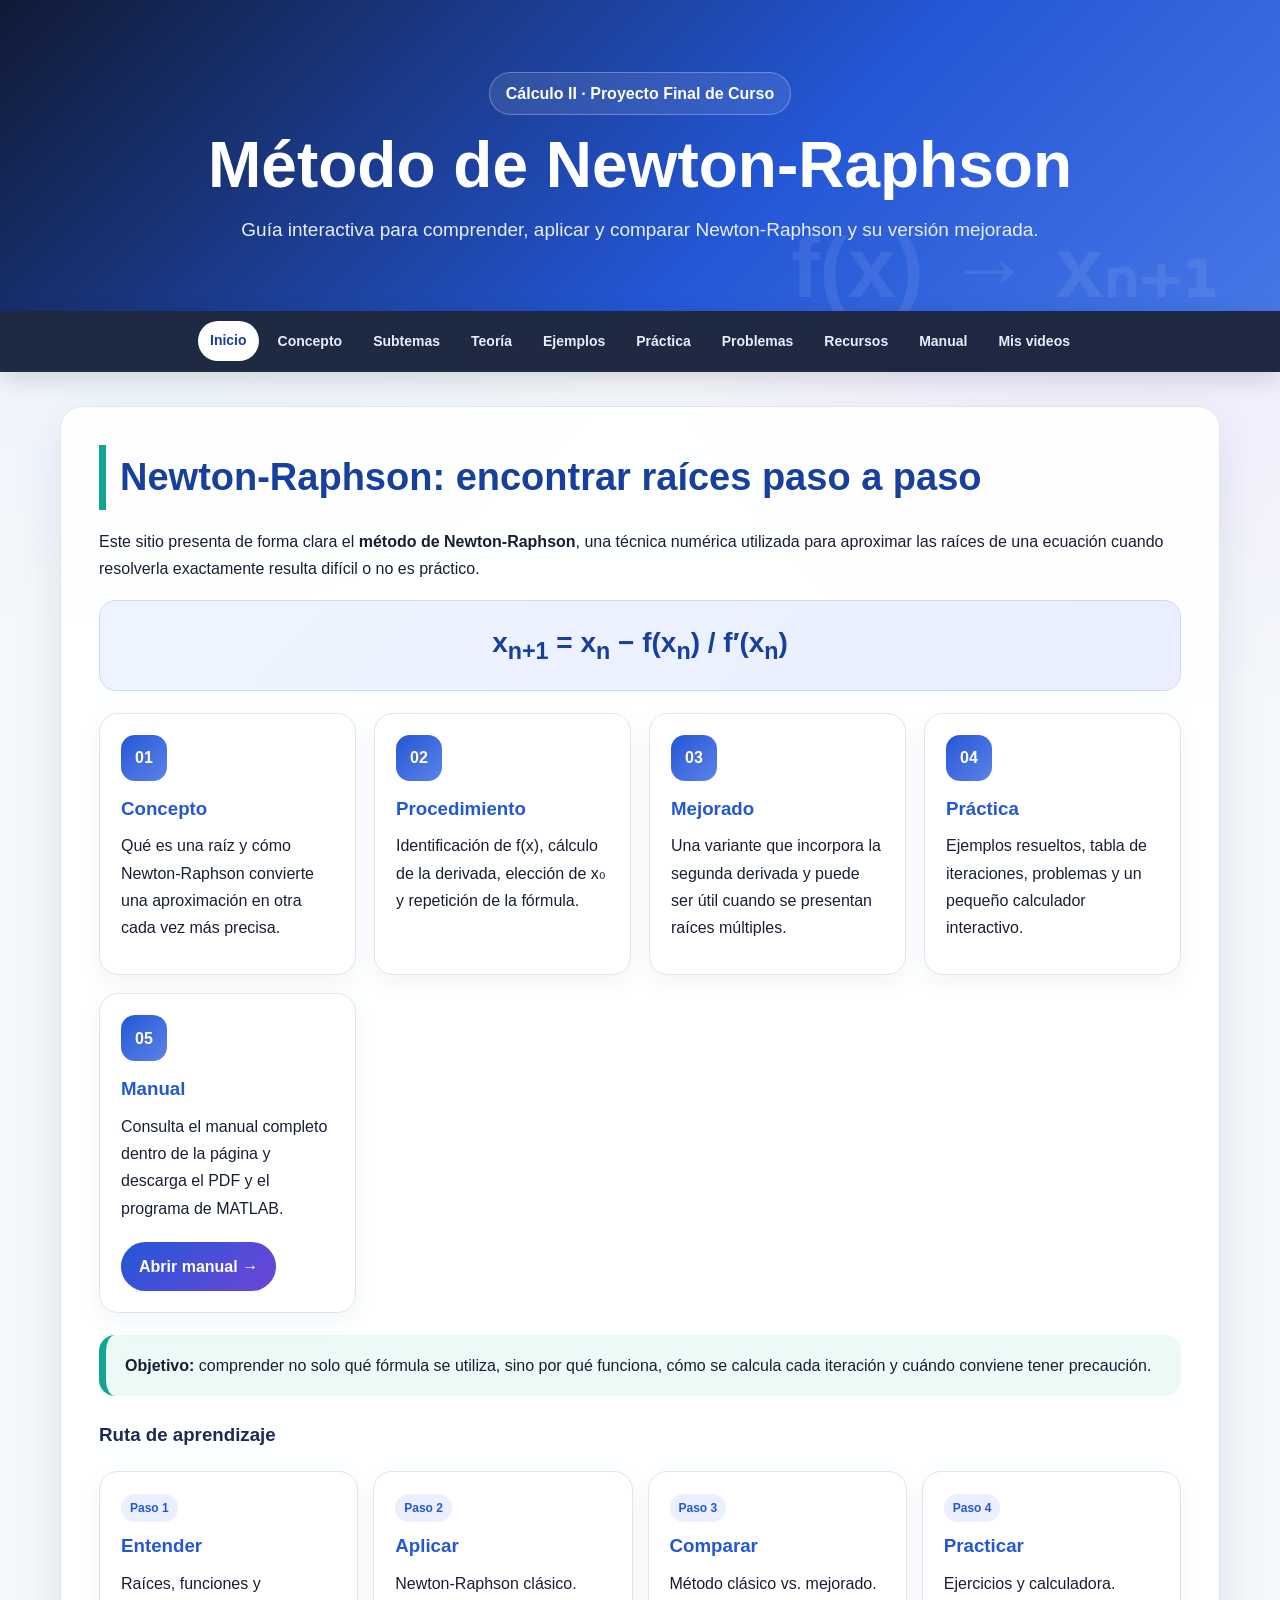
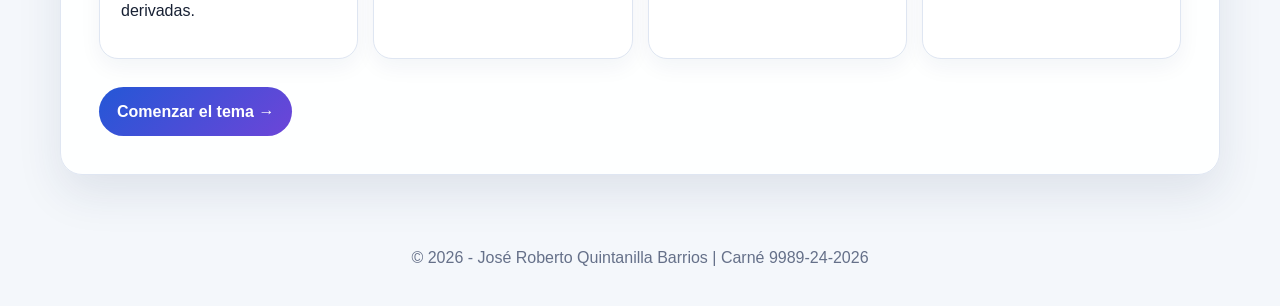
<file: index.html>
<!DOCTYPE html>
<html lang="es"><head><meta charset="UTF-8"><meta name="viewport" content="width=device-width, initial-scale=1.0">
<title>Newton-Raphson | Inicio</title><link rel="stylesheet" href="style.css"></head>
<body>
<header class="hero"><div class="hero-content"><span class="badge">Cálculo II · Proyecto Final de Curso</span>
<h1>Método de Newton-Raphson</h1><p>Guía interactiva para comprender, aplicar y comparar Newton-Raphson y su versión mejorada.</p></div></header>
<nav class="navbar"><div class="nav-container"><a class="active" href="index.html">Inicio</a><a class="" href="concepto.html">Concepto</a><a class="" href="subtemas.html">Subtemas</a><a class="" href="informacion.html">Teoría</a><a class="" href="ejemplos.html">Ejemplos</a><a class="" href="ejercicio.html">Práctica</a><a class="" href="problemas.html">Problemas</a><a class="" href="recursos.html">Recursos</a><a class="" href="manual.html">Manual</a><a class="" href="mis-videos.html">Mis videos</a></div></nav>
<main class="container"><section class="page-card">
<h2>Newton-Raphson: encontrar raíces paso a paso</h2>
<p>Este sitio presenta de forma clara el <strong>método de Newton-Raphson</strong>, una técnica numérica utilizada para aproximar las raíces de una ecuación cuando resolverla exactamente resulta difícil o no es práctico.</p>
<div class="formula">x<sub>n+1</sub> = x<sub>n</sub> − f(x<sub>n</sub>) / f′(x<sub>n</sub>)</div>
<div class="grid">
<div class="card"><div class="icon">01</div><h3>Concepto</h3><p>Qué es una raíz y cómo Newton-Raphson convierte una aproximación en otra cada vez más precisa.</p></div>
<div class="card"><div class="icon">02</div><h3>Procedimiento</h3><p>Identificación de f(x), cálculo de la derivada, elección de x₀ y repetición de la fórmula.</p></div>
<div class="card"><div class="icon">03</div><h3>Mejorado</h3><p>Una variante que incorpora la segunda derivada y puede ser útil cuando se presentan raíces múltiples.</p></div>
<div class="card"><div class="icon">04</div><h3>Práctica</h3><p>Ejemplos resueltos, tabla de iteraciones, problemas y un pequeño calculador interactivo.</p></div>
<div class="card"><div class="icon">05</div><h3>Manual</h3><p>Consulta el manual completo dentro de la página y descarga el PDF y el programa de MATLAB.</p><a class="btn" href="manual.html">Abrir manual →</a></div>
</div>
<div class="highlight"><strong>Objetivo:</strong> comprender no solo qué fórmula se utiliza, sino por qué funciona, cómo se calcula cada iteración y cuándo conviene tener precaución.</div>
<h3>Ruta de aprendizaje</h3>
<div class="timeline">
<div class="card"><span class="badge-mini">Paso 1</span><h3>Entender</h3><p>Raíces, funciones y derivadas.</p></div>
<div class="card"><span class="badge-mini">Paso 2</span><h3>Aplicar</h3><p>Newton-Raphson clásico.</p></div>
<div class="card"><span class="badge-mini">Paso 3</span><h3>Comparar</h3><p>Método clásico vs. mejorado.</p></div>
<div class="card"><span class="badge-mini">Paso 4</span><h3>Practicar</h3><p>Ejercicios y calculadora.</p></div>
</div>
<a class="btn" href="concepto.html">Comenzar el tema →</a>
</section></main>
<footer><p>&copy; 2026 - José Roberto Quintanilla Barrios | Carné 9989-24-2026</p></footer>
<script src="script.js"></script></body></html>
</file>
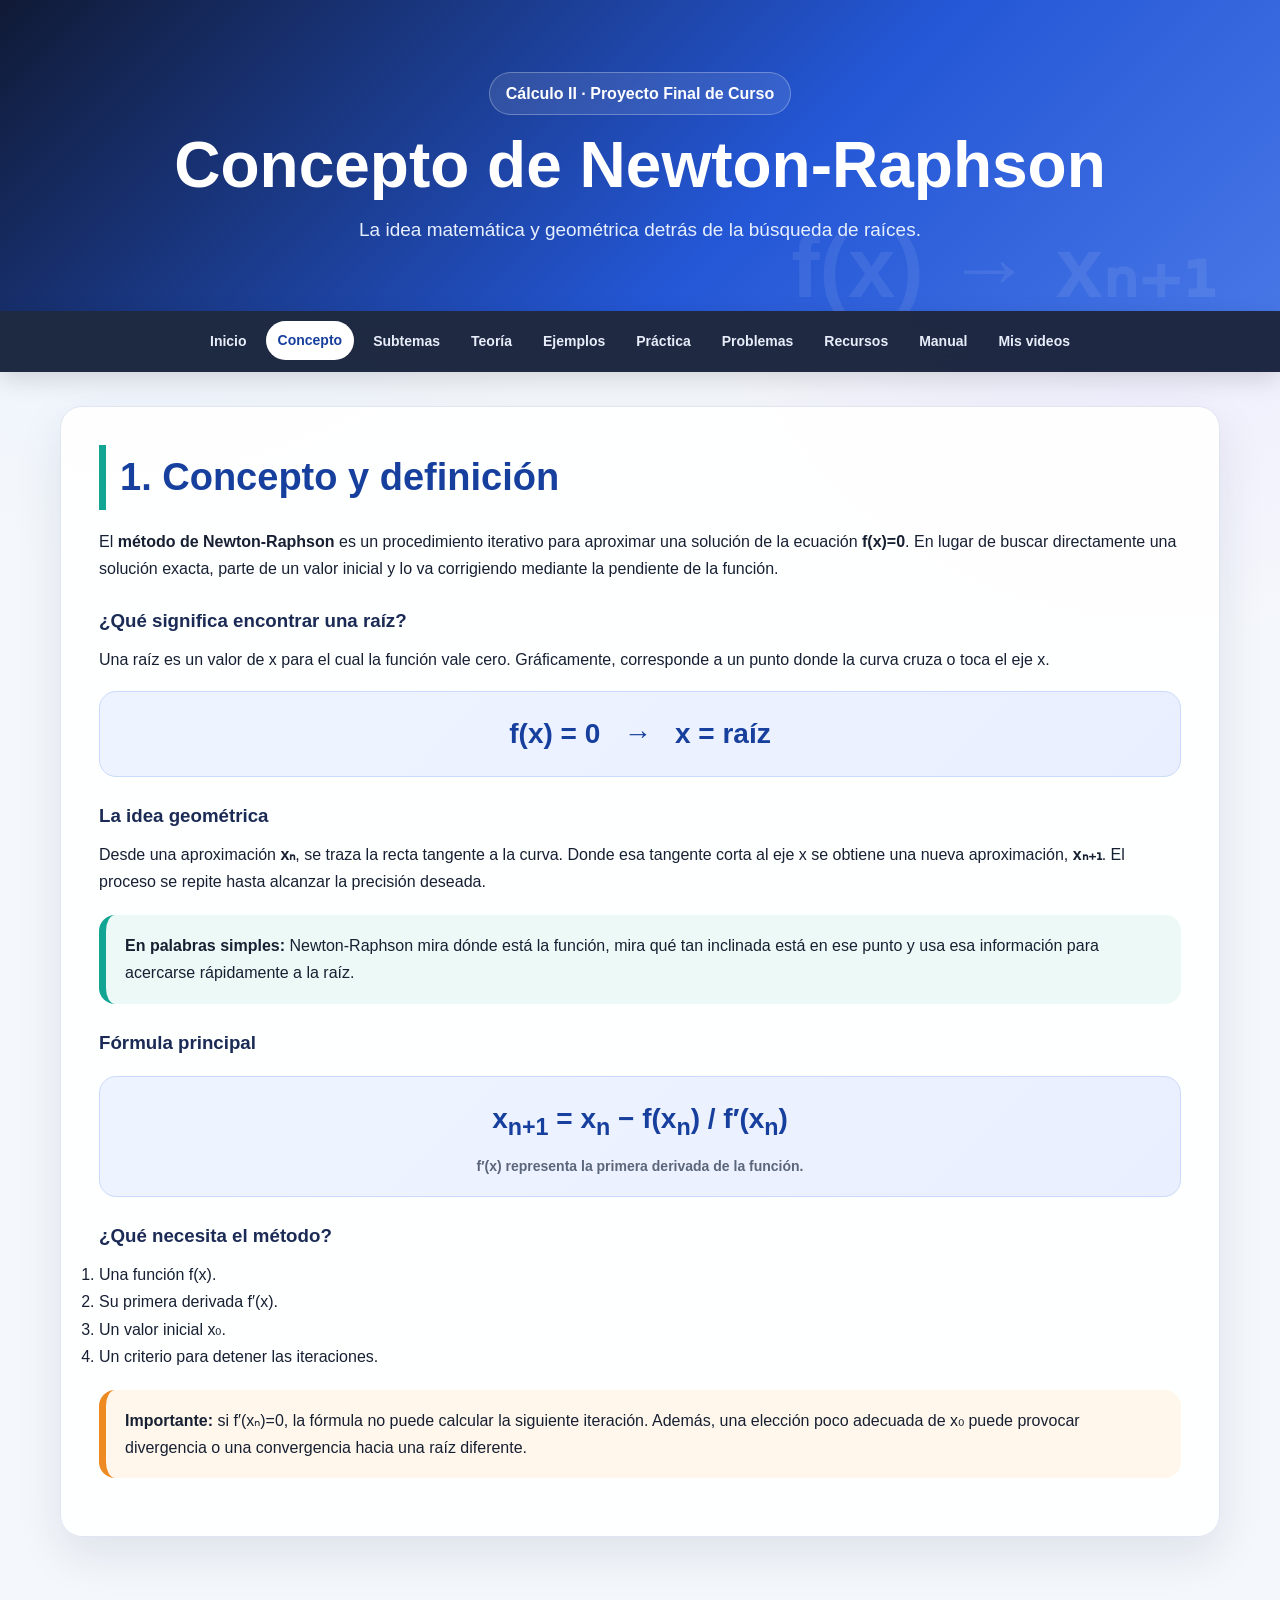
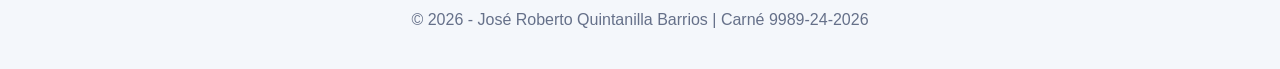
<file: concepto.html>
<!DOCTYPE html>
<html lang="es"><head><meta charset="UTF-8"><meta name="viewport" content="width=device-width, initial-scale=1.0">
<title>Newton-Raphson | Concepto</title><link rel="stylesheet" href="style.css"></head>
<body>
<header class="hero"><div class="hero-content"><span class="badge">Cálculo II · Proyecto Final de Curso</span>
<h1>Concepto de Newton-Raphson</h1><p>La idea matemática y geométrica detrás de la búsqueda de raíces.</p></div></header>
<nav class="navbar"><div class="nav-container"><a class="" href="index.html">Inicio</a><a class="active" href="concepto.html">Concepto</a><a class="" href="subtemas.html">Subtemas</a><a class="" href="informacion.html">Teoría</a><a class="" href="ejemplos.html">Ejemplos</a><a class="" href="ejercicio.html">Práctica</a><a class="" href="problemas.html">Problemas</a><a class="" href="recursos.html">Recursos</a><a class="" href="manual.html">Manual</a><a class="" href="mis-videos.html">Mis videos</a></div></nav>
<main class="container"><section class="page-card">
<h2>1. Concepto y definición</h2>
<p>El <strong>método de Newton-Raphson</strong> es un procedimiento iterativo para aproximar una solución de la ecuación <strong>f(x)=0</strong>. En lugar de buscar directamente una solución exacta, parte de un valor inicial y lo va corrigiendo mediante la pendiente de la función.</p>
<h3>¿Qué significa encontrar una raíz?</h3>
<p>Una raíz es un valor de x para el cual la función vale cero. Gráficamente, corresponde a un punto donde la curva cruza o toca el eje x.</p>
<div class="formula">f(x) = 0 &nbsp; → &nbsp; x = raíz</div>
<h3>La idea geométrica</h3>
<p>Desde una aproximación <strong>xₙ</strong>, se traza la recta tangente a la curva. Donde esa tangente corta al eje x se obtiene una nueva aproximación, <strong>xₙ₊₁</strong>. El proceso se repite hasta alcanzar la precisión deseada.</p>
<div class="highlight"><strong>En palabras simples:</strong> Newton-Raphson mira dónde está la función, mira qué tan inclinada está en ese punto y usa esa información para acercarse rápidamente a la raíz.</div>
<h3>Fórmula principal</h3>
<div class="formula">x<sub>n+1</sub> = x<sub>n</sub> − f(x<sub>n</sub>) / f′(x<sub>n</sub>)<small>f′(x) representa la primera derivada de la función.</small></div>
<h3>¿Qué necesita el método?</h3>
<ol><li>Una función f(x).</li><li>Su primera derivada f′(x).</li><li>Un valor inicial x₀.</li><li>Un criterio para detener las iteraciones.</li></ol>
<div class="warning"><strong>Importante:</strong> si f′(xₙ)=0, la fórmula no puede calcular la siguiente iteración. Además, una elección poco adecuada de x₀ puede provocar divergencia o una convergencia hacia una raíz diferente.</div>
</section></main>
<footer><p>&copy; 2026 - José Roberto Quintanilla Barrios | Carné 9989-24-2026</p></footer>
<script src="script.js"></script></body></html>
</file>
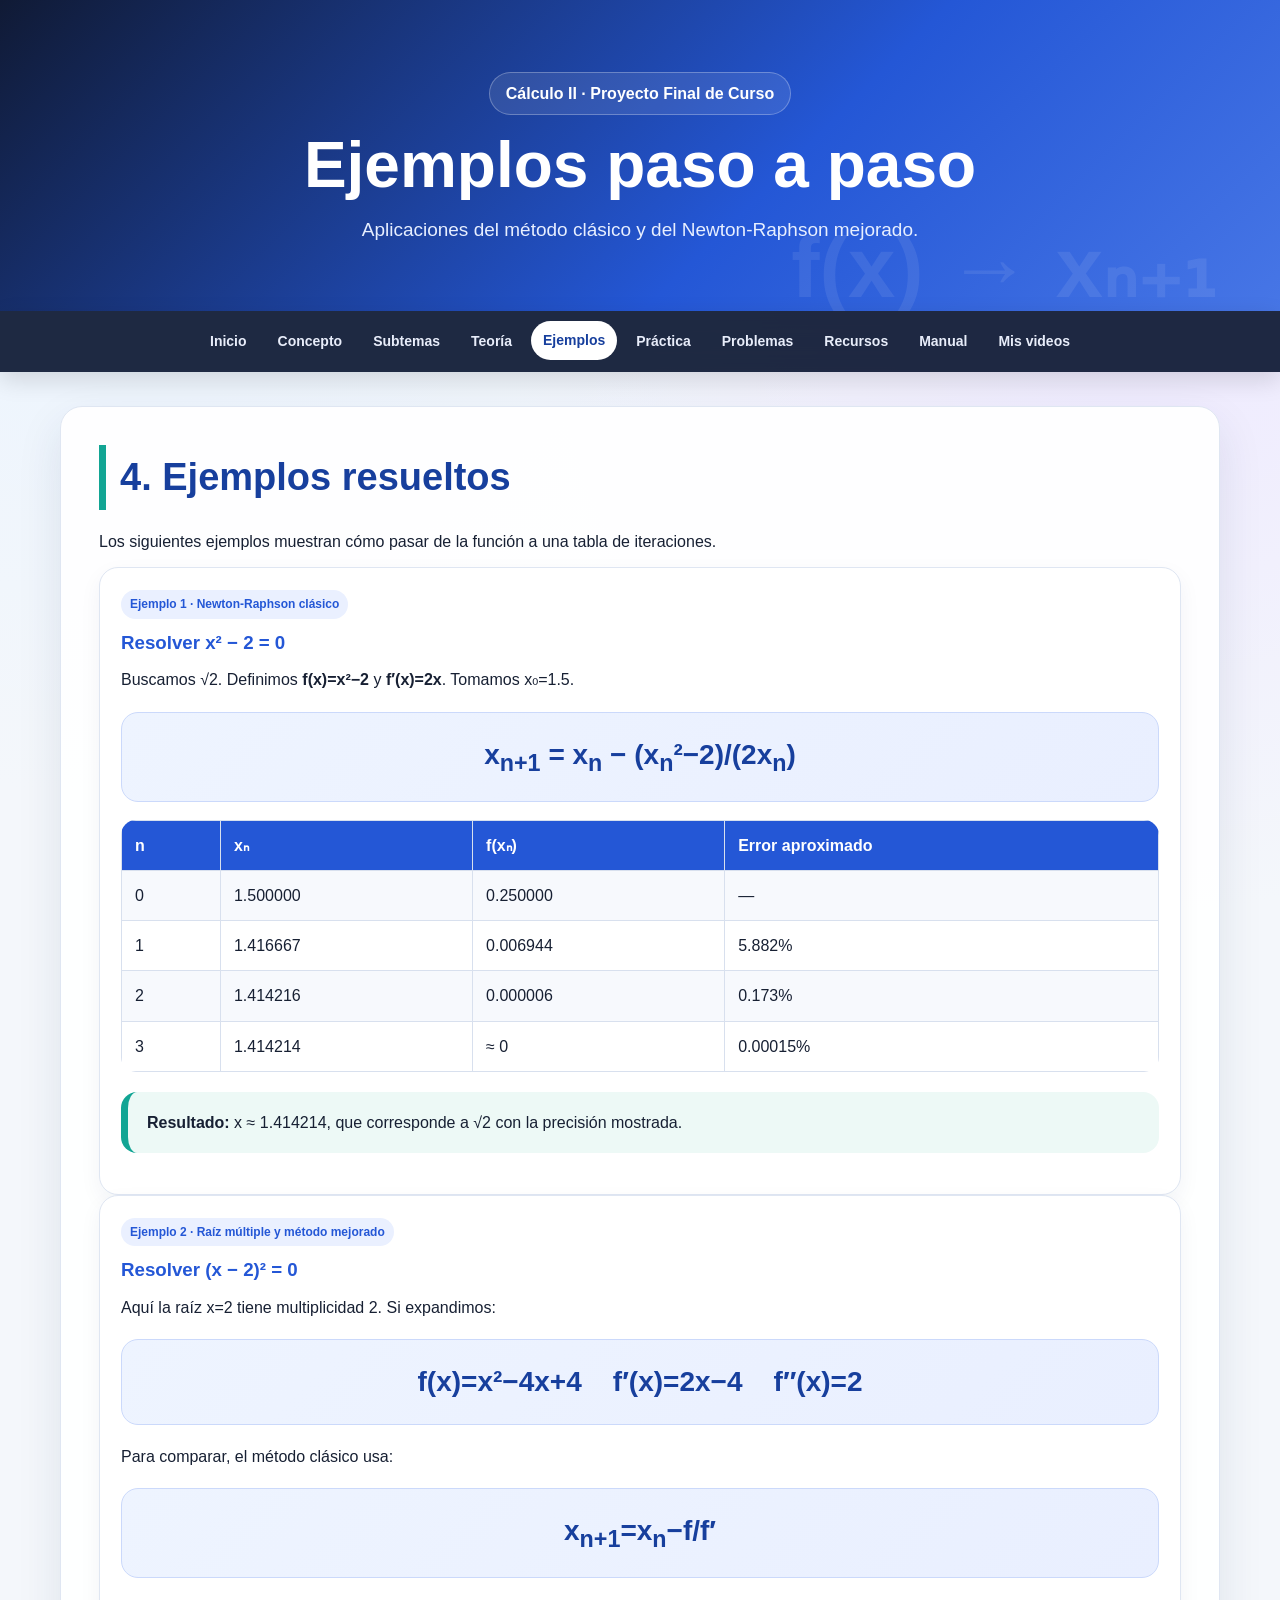
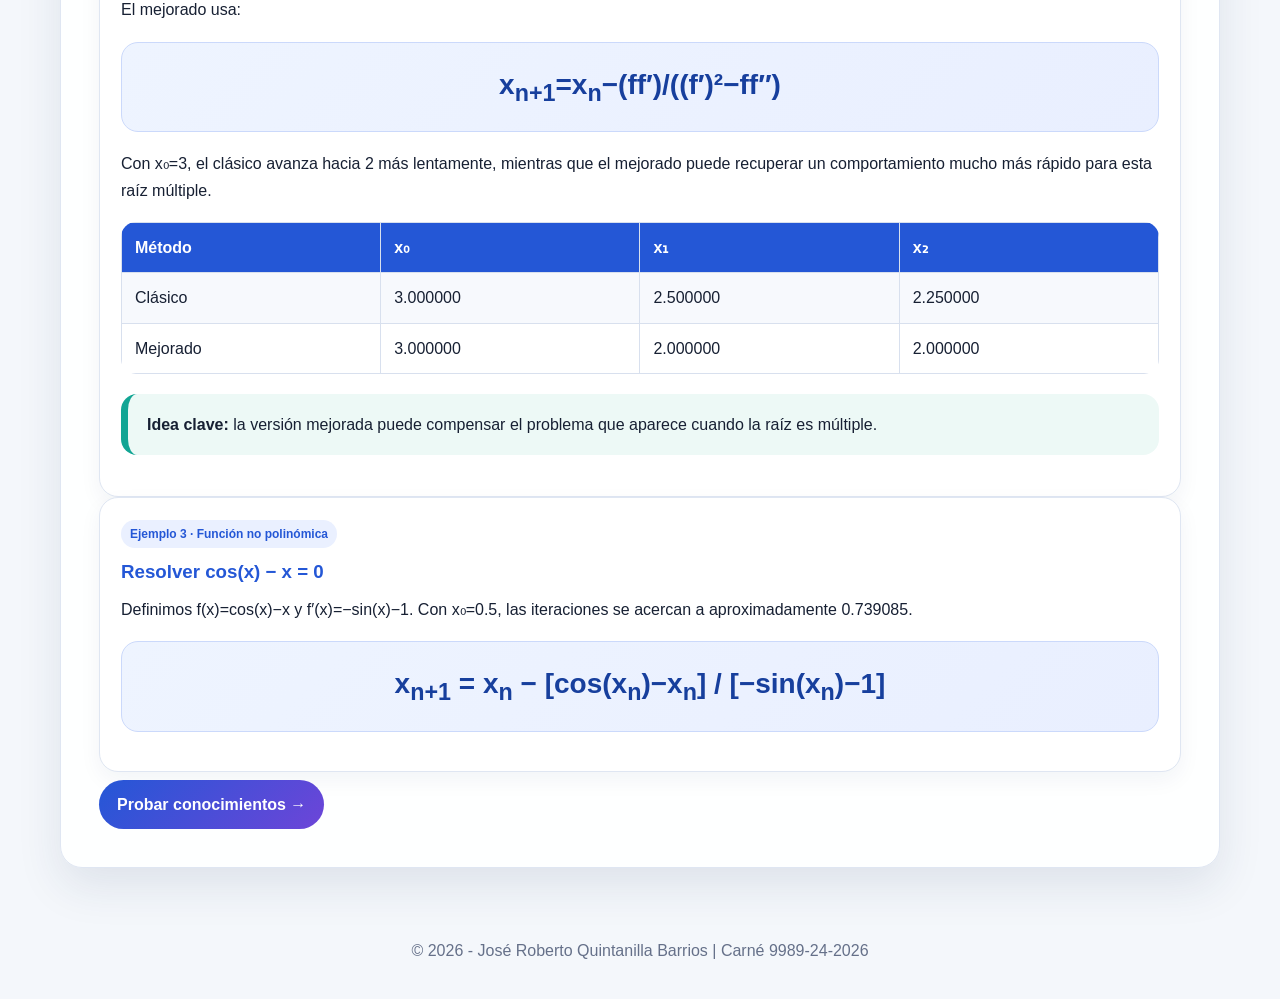
<file: ejemplos.html>
<!DOCTYPE html>
<html lang="es"><head><meta charset="UTF-8"><meta name="viewport" content="width=device-width, initial-scale=1.0">
<title>Newton-Raphson | Ejemplos</title><link rel="stylesheet" href="style.css"></head>
<body>
<header class="hero"><div class="hero-content"><span class="badge">Cálculo II · Proyecto Final de Curso</span>
<h1>Ejemplos paso a paso</h1><p>Aplicaciones del método clásico y del Newton-Raphson mejorado.</p></div></header>
<nav class="navbar"><div class="nav-container"><a class="" href="index.html">Inicio</a><a class="" href="concepto.html">Concepto</a><a class="" href="subtemas.html">Subtemas</a><a class="" href="informacion.html">Teoría</a><a class="active" href="ejemplos.html">Ejemplos</a><a class="" href="ejercicio.html">Práctica</a><a class="" href="problemas.html">Problemas</a><a class="" href="recursos.html">Recursos</a><a class="" href="manual.html">Manual</a><a class="" href="mis-videos.html">Mis videos</a></div></nav>
<main class="container"><section class="page-card">
<h2>4. Ejemplos resueltos</h2>
<p>Los siguientes ejemplos muestran cómo pasar de la función a una tabla de iteraciones.</p>

<div class="card">
<span class="badge-mini">Ejemplo 1 · Newton-Raphson clásico</span>
<h3>Resolver x² − 2 = 0</h3>
<p>Buscamos √2. Definimos <strong>f(x)=x²−2</strong> y <strong>f′(x)=2x</strong>. Tomamos x₀=1.5.</p>
<div class="formula">x<sub>n+1</sub> = x<sub>n</sub> − (x<sub>n</sub>²−2)/(2x<sub>n</sub>)</div>
<div class="table-container"><table><tr><th>n</th><th>xₙ</th><th>f(xₙ)</th><th>Error aproximado</th></tr>
<tr><td>0</td><td>1.500000</td><td>0.250000</td><td>—</td></tr>
<tr><td>1</td><td>1.416667</td><td>0.006944</td><td>5.882%</td></tr>
<tr><td>2</td><td>1.414216</td><td>0.000006</td><td>0.173%</td></tr>
<tr><td>3</td><td>1.414214</td><td>≈ 0</td><td>0.00015%</td></tr></table></div>
<div class="highlight"><strong>Resultado:</strong> x ≈ 1.414214, que corresponde a √2 con la precisión mostrada.</div>
</div>

<div class="card">
<span class="badge-mini">Ejemplo 2 · Raíz múltiple y método mejorado</span>
<h3>Resolver (x − 2)² = 0</h3>
<p>Aquí la raíz x=2 tiene multiplicidad 2. Si expandimos:</p>
<div class="formula">f(x)=x²−4x+4 &nbsp;&nbsp; f′(x)=2x−4 &nbsp;&nbsp; f″(x)=2</div>
<p>Para comparar, el método clásico usa:</p>
<div class="formula">x<sub>n+1</sub>=x<sub>n</sub>−f/f′</div>
<p>El mejorado usa:</p>
<div class="formula">x<sub>n+1</sub>=x<sub>n</sub>−(ff′)/((f′)²−ff″)</div>
<p>Con x₀=3, el clásico avanza hacia 2 más lentamente, mientras que el mejorado puede recuperar un comportamiento mucho más rápido para esta raíz múltiple.</p>
<div class="table-container"><table><tr><th>Método</th><th>x₀</th><th>x₁</th><th>x₂</th></tr>
<tr><td>Clásico</td><td>3.000000</td><td>2.500000</td><td>2.250000</td></tr>
<tr><td>Mejorado</td><td>3.000000</td><td>2.000000</td><td>2.000000</td></tr></table></div>
<div class="highlight"><strong>Idea clave:</strong> la versión mejorada puede compensar el problema que aparece cuando la raíz es múltiple.</div>
</div>

<div class="card">
<span class="badge-mini">Ejemplo 3 · Función no polinómica</span>
<h3>Resolver cos(x) − x = 0</h3>
<p>Definimos f(x)=cos(x)−x y f′(x)=−sin(x)−1. Con x₀=0.5, las iteraciones se acercan a aproximadamente 0.739085.</p>
<div class="formula">x<sub>n+1</sub> = x<sub>n</sub> − [cos(x<sub>n</sub>)−x<sub>n</sub>] / [−sin(x<sub>n</sub>)−1]</div>
</div>
<a class="btn" href="ejercicio.html">Probar conocimientos →</a>
</section></main>
<footer><p>&copy; 2026 - José Roberto Quintanilla Barrios | Carné 9989-24-2026</p></footer>
<script src="script.js"></script></body></html>
</file>
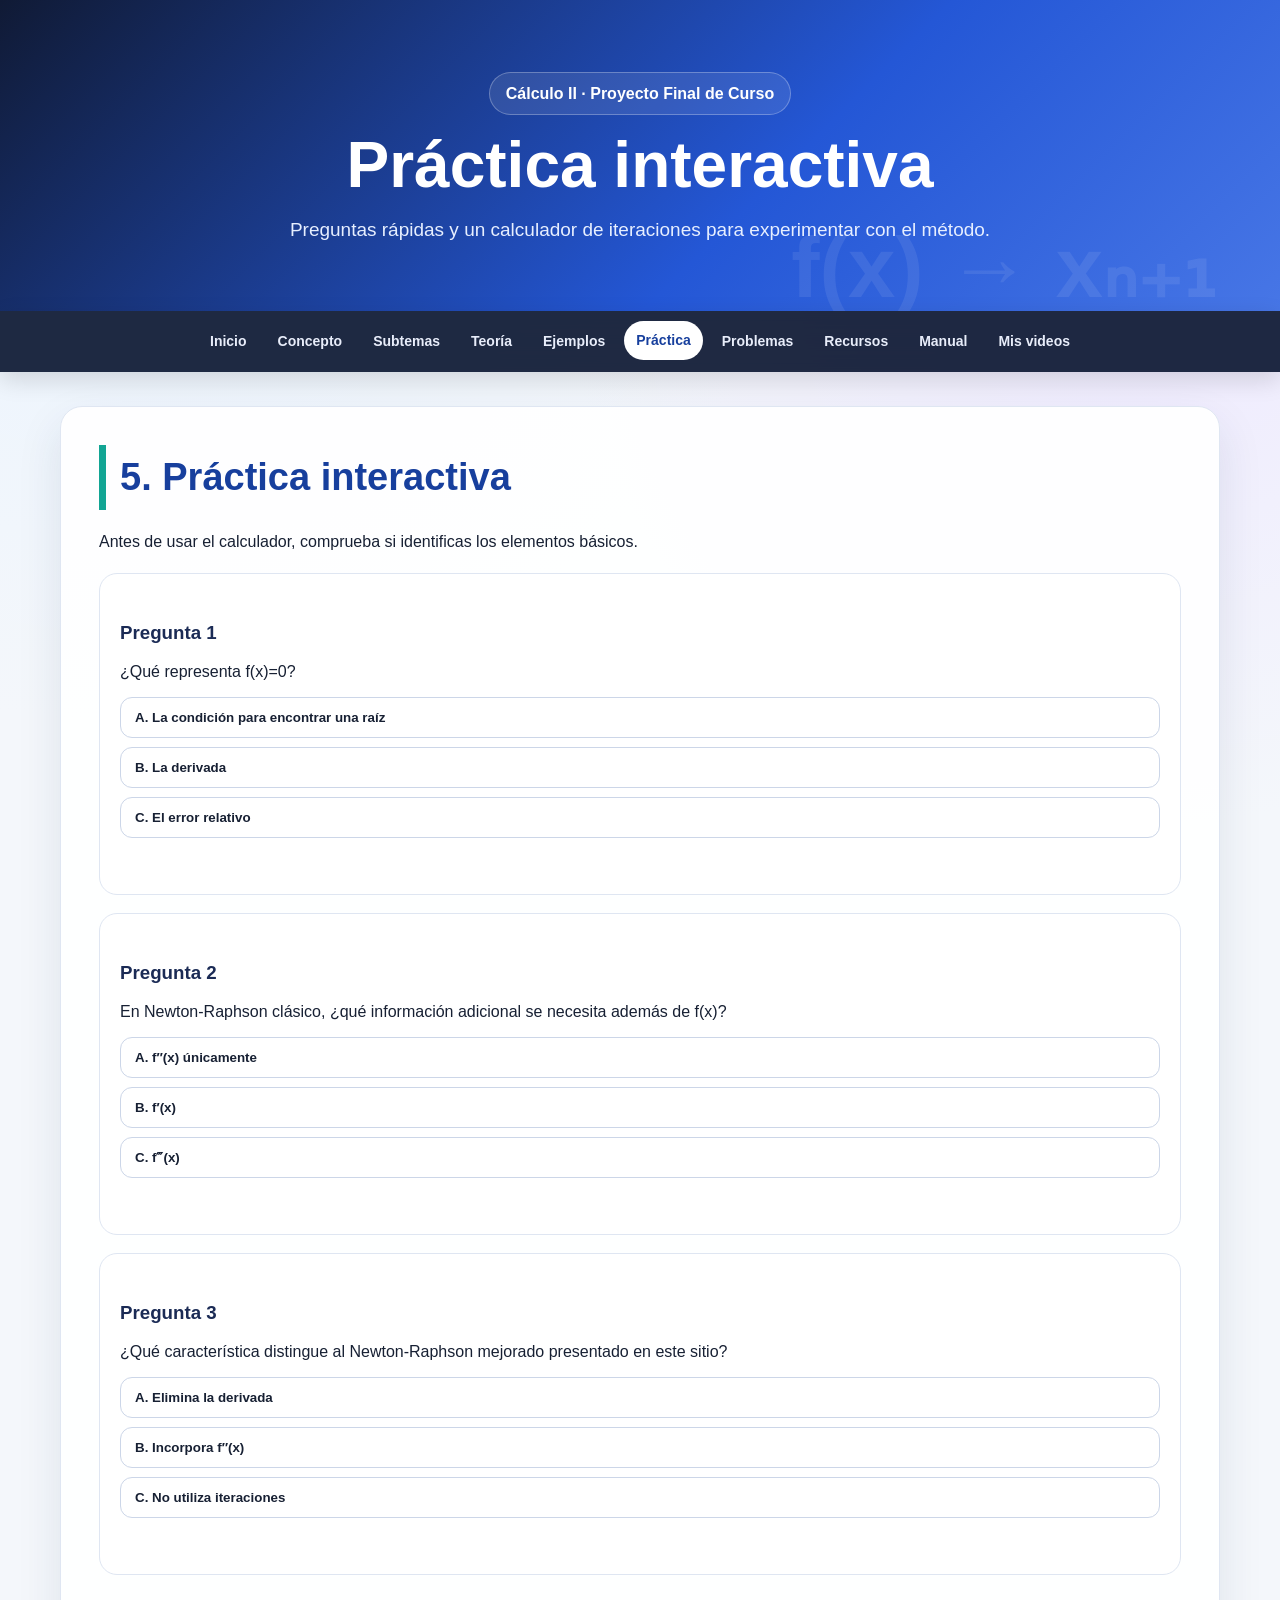
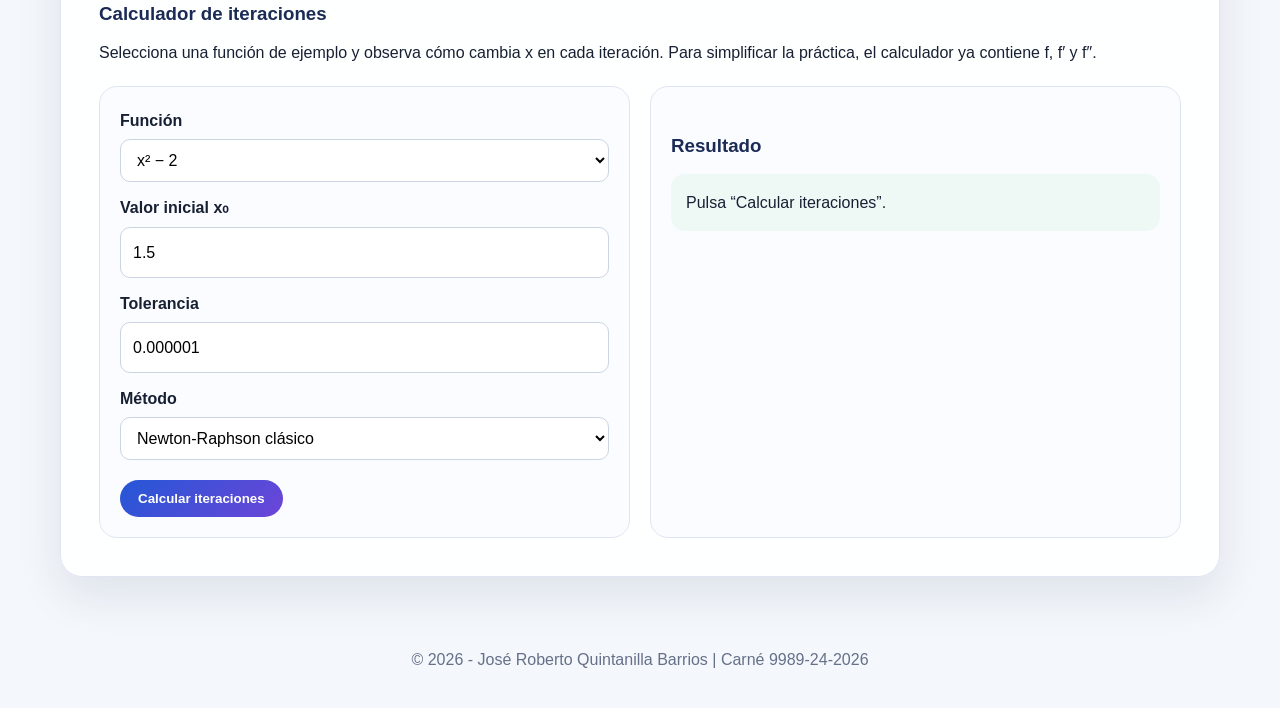
<file: ejercicio.html>
<!DOCTYPE html>
<html lang="es"><head><meta charset="UTF-8"><meta name="viewport" content="width=device-width, initial-scale=1.0">
<title>Newton-Raphson | Práctica</title><link rel="stylesheet" href="style.css"></head>
<body>
<header class="hero"><div class="hero-content"><span class="badge">Cálculo II · Proyecto Final de Curso</span>
<h1>Práctica interactiva</h1><p>Preguntas rápidas y un calculador de iteraciones para experimentar con el método.</p></div></header>
<nav class="navbar"><div class="nav-container"><a class="" href="index.html">Inicio</a><a class="" href="concepto.html">Concepto</a><a class="" href="subtemas.html">Subtemas</a><a class="" href="informacion.html">Teoría</a><a class="" href="ejemplos.html">Ejemplos</a><a class="active" href="ejercicio.html">Práctica</a><a class="" href="problemas.html">Problemas</a><a class="" href="recursos.html">Recursos</a><a class="" href="manual.html">Manual</a><a class="" href="mis-videos.html">Mis videos</a></div></nav>
<main class="container"><section class="page-card">
<h2>5. Práctica interactiva</h2>
<p>Antes de usar el calculador, comprueba si identificas los elementos básicos.</p>

<div class="quiz">
<h3>Pregunta 1</h3><p>¿Qué representa f(x)=0?</p>
<button class="option" onclick="quiz(this,true,'q1','Correcto: representa la condición que debe cumplir la raíz.')">A. La condición para encontrar una raíz</button>
<button class="option" onclick="quiz(this,false,'q1','No. f(x)=0 es precisamente la ecuación que buscamos resolver.')">B. La derivada</button>
<button class="option" onclick="quiz(this,false,'q1','No. f(x)=0 define la ecuación de búsqueda de la raíz.')">C. El error relativo</button>
<div id="q1" class="feedback"></div>
</div>

<div class="quiz">
<h3>Pregunta 2</h3><p>En Newton-Raphson clásico, ¿qué información adicional se necesita además de f(x)?</p>
<button class="option" onclick="quiz(this,false,'q2','Casi. La segunda derivada pertenece a la versión mejorada.')">A. f″(x) únicamente</button>
<button class="option" onclick="quiz(this,true,'q2','Correcto: se necesita la primera derivada f′(x).')">B. f′(x)</button>
<button class="option" onclick="quiz(this,false,'q2','No. La fórmula clásica no requiere una tercera derivada.')">C. f‴(x)</button>
<div id="q2" class="feedback"></div>
</div>

<div class="quiz">
<h3>Pregunta 3</h3><p>¿Qué característica distingue al Newton-Raphson mejorado presentado en este sitio?</p>
<button class="option" onclick="quiz(this,false,'q3','No. El mejorado modifica la fórmula de actualización.')">A. Elimina la derivada</button>
<button class="option" onclick="quiz(this,true,'q3','Correcto: incorpora la segunda derivada en la actualización.')">B. Incorpora f″(x)</button>
<button class="option" onclick="quiz(this,false,'q3','No. Sigue siendo un método iterativo.')">C. No utiliza iteraciones</button>
<div id="q3" class="feedback"></div>
</div>

<h3>Calculador de iteraciones</h3>
<p>Selecciona una función de ejemplo y observa cómo cambia x en cada iteración. Para simplificar la práctica, el calculador ya contiene f, f′ y f″.</p>
<div class="calculator">
<div class="panel">
<label for="func">Función</label>
<select id="func" onchange="runNewton()">
<option value="sqrt2">x² − 2</option>
<option value="cosx">cos(x) − x</option>
<option value="cubic">x³ − x − 2</option>
<option value="multiple">(x − 2)²</option>
</select>
<label for="x0">Valor inicial x₀</label><input id="x0" type="number" step="any" value="1.5">
<label for="tol">Tolerancia</label><input id="tol" type="number" step="any" value="0.000001">
<label for="method">Método</label>
<select id="method"><option value="classic">Newton-Raphson clásico</option><option value="improved">Newton-Raphson mejorado</option></select>
<button class="btn" onclick="runNewton()">Calcular iteraciones</button>
</div>
<div class="panel"><h3>Resultado</h3><div id="calcResult" class="result">Pulsa “Calcular iteraciones”.</div></div>
</div>
</section></main>
<footer><p>&copy; 2026 - José Roberto Quintanilla Barrios | Carné 9989-24-2026</p></footer>
<script src="script.js"></script></body></html>
</file>
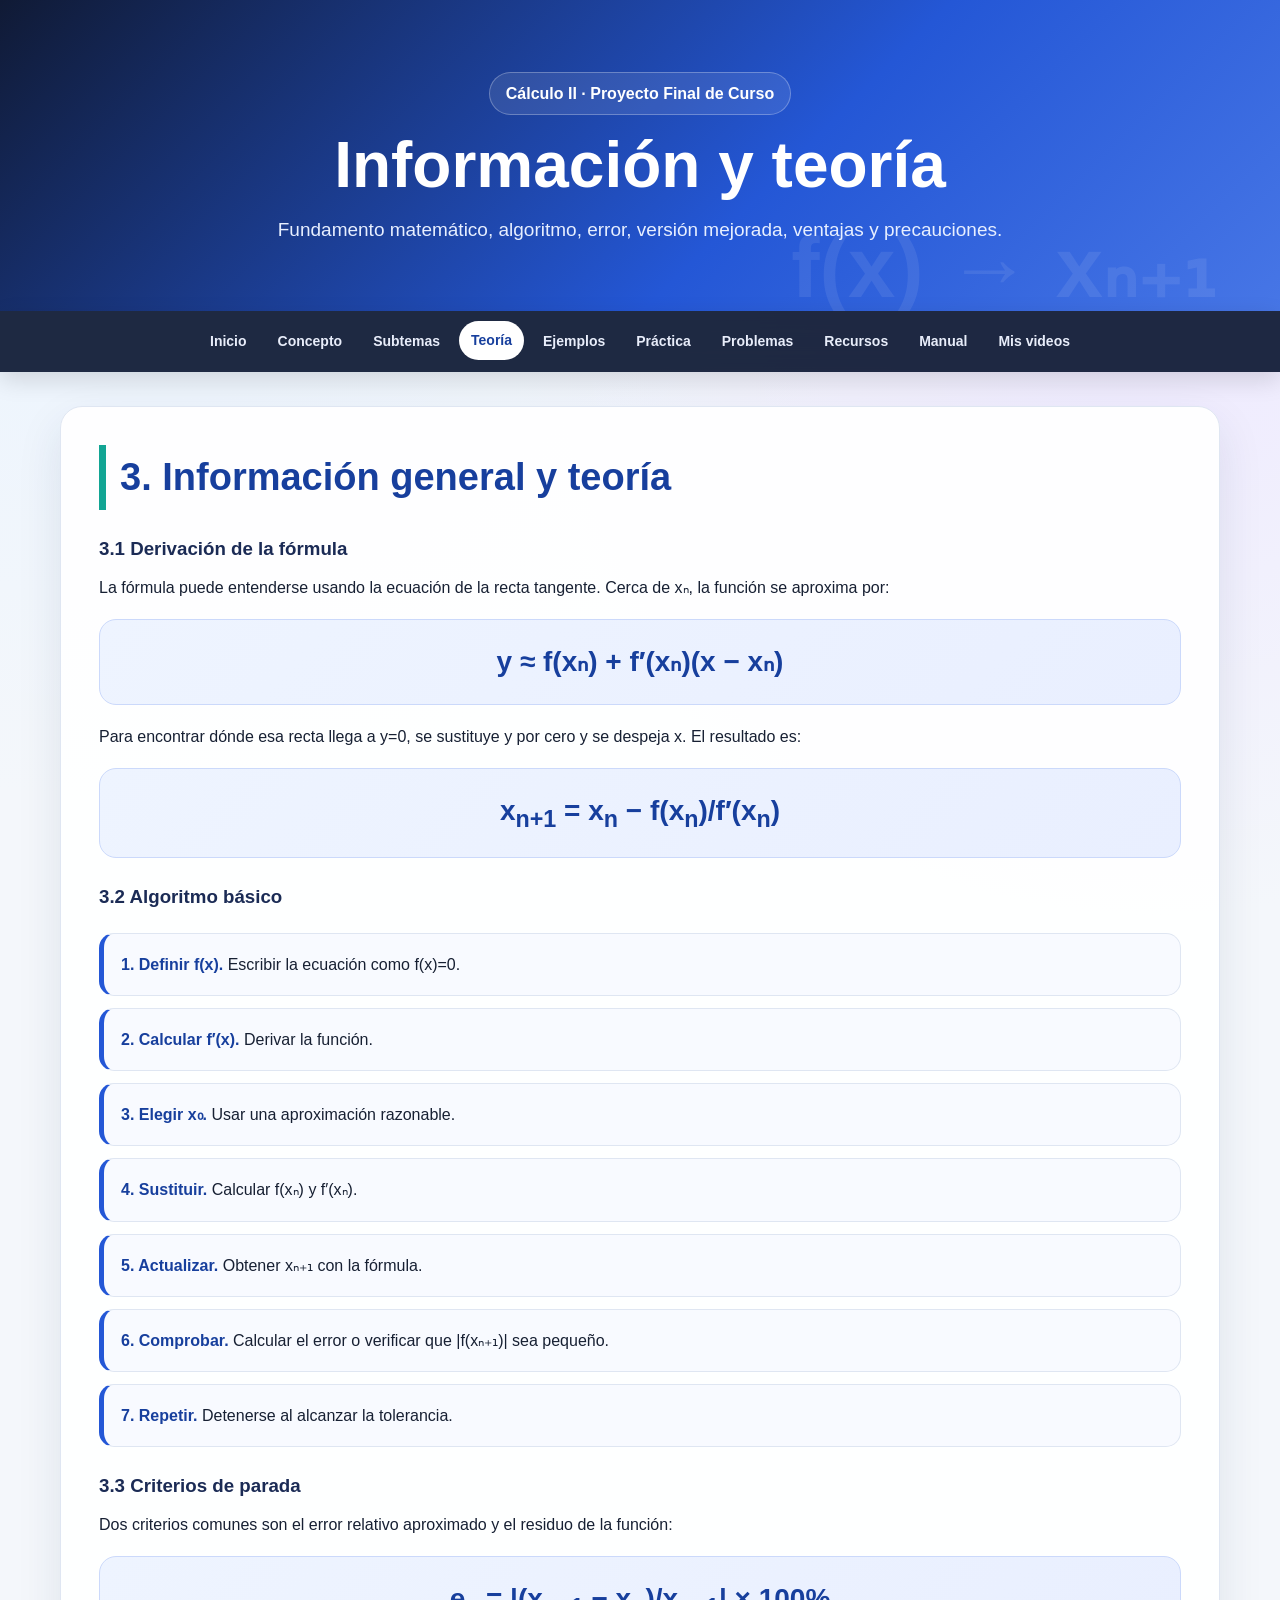
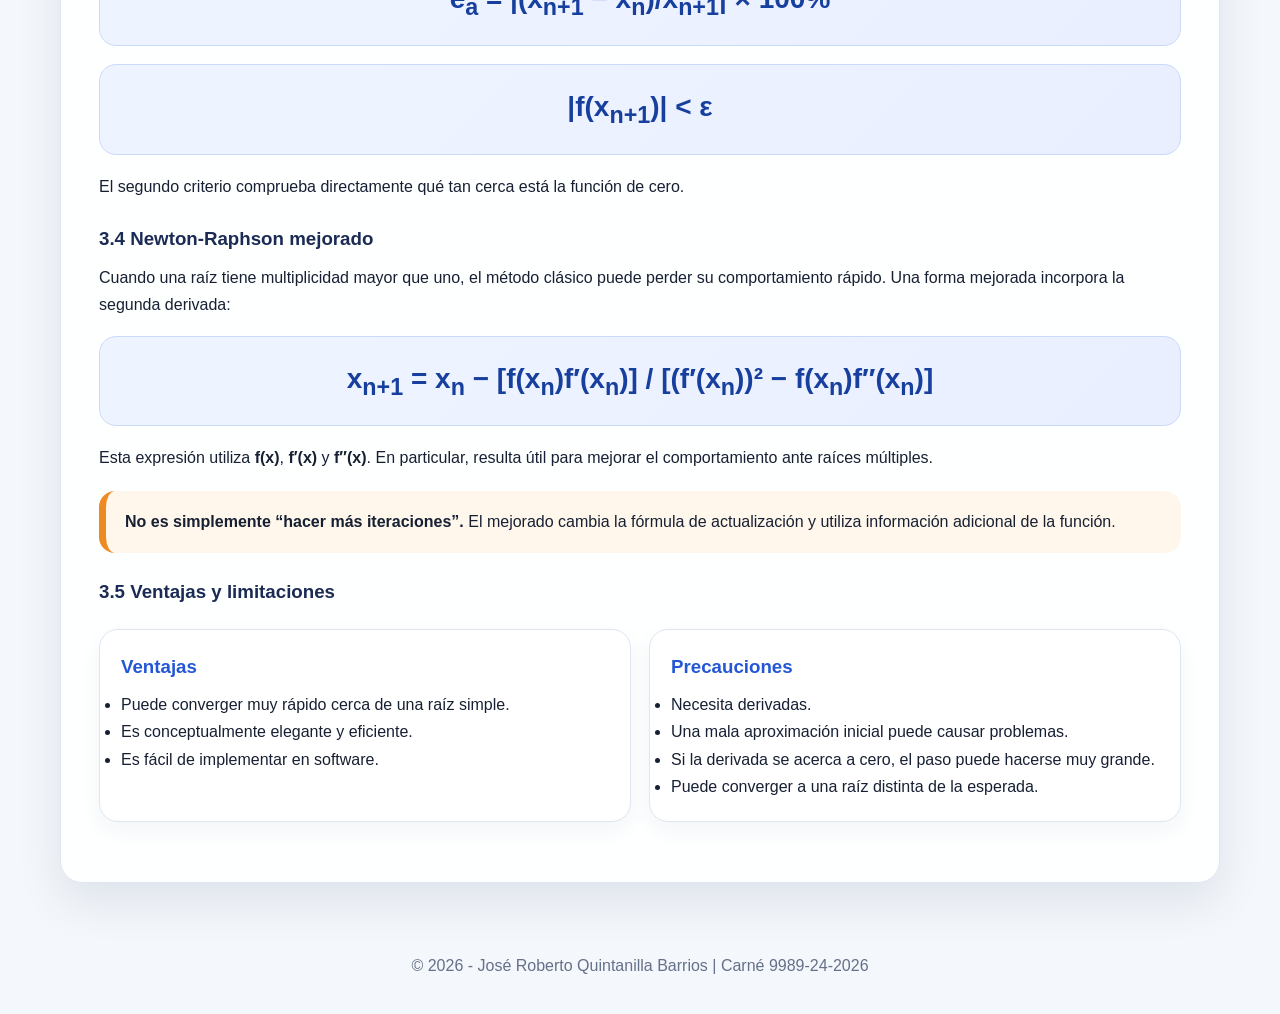
<file: informacion.html>
<!DOCTYPE html>
<html lang="es"><head><meta charset="UTF-8"><meta name="viewport" content="width=device-width, initial-scale=1.0">
<title>Newton-Raphson | Teoría</title><link rel="stylesheet" href="style.css"></head>
<body>
<header class="hero"><div class="hero-content"><span class="badge">Cálculo II · Proyecto Final de Curso</span>
<h1>Información y teoría</h1><p>Fundamento matemático, algoritmo, error, versión mejorada, ventajas y precauciones.</p></div></header>
<nav class="navbar"><div class="nav-container"><a class="" href="index.html">Inicio</a><a class="" href="concepto.html">Concepto</a><a class="" href="subtemas.html">Subtemas</a><a class="active" href="informacion.html">Teoría</a><a class="" href="ejemplos.html">Ejemplos</a><a class="" href="ejercicio.html">Práctica</a><a class="" href="problemas.html">Problemas</a><a class="" href="recursos.html">Recursos</a><a class="" href="manual.html">Manual</a><a class="" href="mis-videos.html">Mis videos</a></div></nav>
<main class="container"><section class="page-card">
<h2>3. Información general y teoría</h2>
<h3>3.1 Derivación de la fórmula</h3>
<p>La fórmula puede entenderse usando la ecuación de la recta tangente. Cerca de xₙ, la función se aproxima por:</p>
<div class="formula">y ≈ f(xₙ) + f′(xₙ)(x − xₙ)</div>
<p>Para encontrar dónde esa recta llega a y=0, se sustituye y por cero y se despeja x. El resultado es:</p>
<div class="formula">x<sub>n+1</sub> = x<sub>n</sub> − f(x<sub>n</sub>)/f′(x<sub>n</sub>)</div>

<h3>3.2 Algoritmo básico</h3>
<div class="steps">
<div class="step"><strong>1. Definir f(x).</strong> Escribir la ecuación como f(x)=0.</div>
<div class="step"><strong>2. Calcular f′(x).</strong> Derivar la función.</div>
<div class="step"><strong>3. Elegir x₀.</strong> Usar una aproximación razonable.</div>
<div class="step"><strong>4. Sustituir.</strong> Calcular f(xₙ) y f′(xₙ).</div>
<div class="step"><strong>5. Actualizar.</strong> Obtener xₙ₊₁ con la fórmula.</div>
<div class="step"><strong>6. Comprobar.</strong> Calcular el error o verificar que |f(xₙ₊₁)| sea pequeño.</div>
<div class="step"><strong>7. Repetir.</strong> Detenerse al alcanzar la tolerancia.</div>
</div>

<h3>3.3 Criterios de parada</h3>
<p>Dos criterios comunes son el error relativo aproximado y el residuo de la función:</p>
<div class="formula">e<sub>a</sub> = |(x<sub>n+1</sub> − x<sub>n</sub>)/x<sub>n+1</sub>| × 100%</div>
<div class="formula">|f(x<sub>n+1</sub>)| &lt; ε</div>
<p>El segundo criterio comprueba directamente qué tan cerca está la función de cero.</p>

<h3>3.4 Newton-Raphson mejorado</h3>
<p>Cuando una raíz tiene multiplicidad mayor que uno, el método clásico puede perder su comportamiento rápido. Una forma mejorada incorpora la segunda derivada:</p>
<div class="formula">x<sub>n+1</sub> = x<sub>n</sub> − [f(x<sub>n</sub>)f′(x<sub>n</sub>)] / [(f′(x<sub>n</sub>))² − f(x<sub>n</sub>)f″(x<sub>n</sub>)]</div>
<p>Esta expresión utiliza <strong>f(x)</strong>, <strong>f′(x)</strong> y <strong>f″(x)</strong>. En particular, resulta útil para mejorar el comportamiento ante raíces múltiples.</p>
<div class="warning"><strong>No es simplemente “hacer más iteraciones”.</strong> El mejorado cambia la fórmula de actualización y utiliza información adicional de la función.</div>

<h3>3.5 Ventajas y limitaciones</h3>
<div class="grid">
<div class="card"><h3>Ventajas</h3><ul><li>Puede converger muy rápido cerca de una raíz simple.</li><li>Es conceptualmente elegante y eficiente.</li><li>Es fácil de implementar en software.</li></ul></div>
<div class="card"><h3>Precauciones</h3><ul><li>Necesita derivadas.</li><li>Una mala aproximación inicial puede causar problemas.</li><li>Si la derivada se acerca a cero, el paso puede hacerse muy grande.</li><li>Puede converger a una raíz distinta de la esperada.</li></ul></div>
</div>
</section></main>
<footer><p>&copy; 2026 - José Roberto Quintanilla Barrios | Carné 9989-24-2026</p></footer>
<script src="script.js"></script></body></html>
</file>
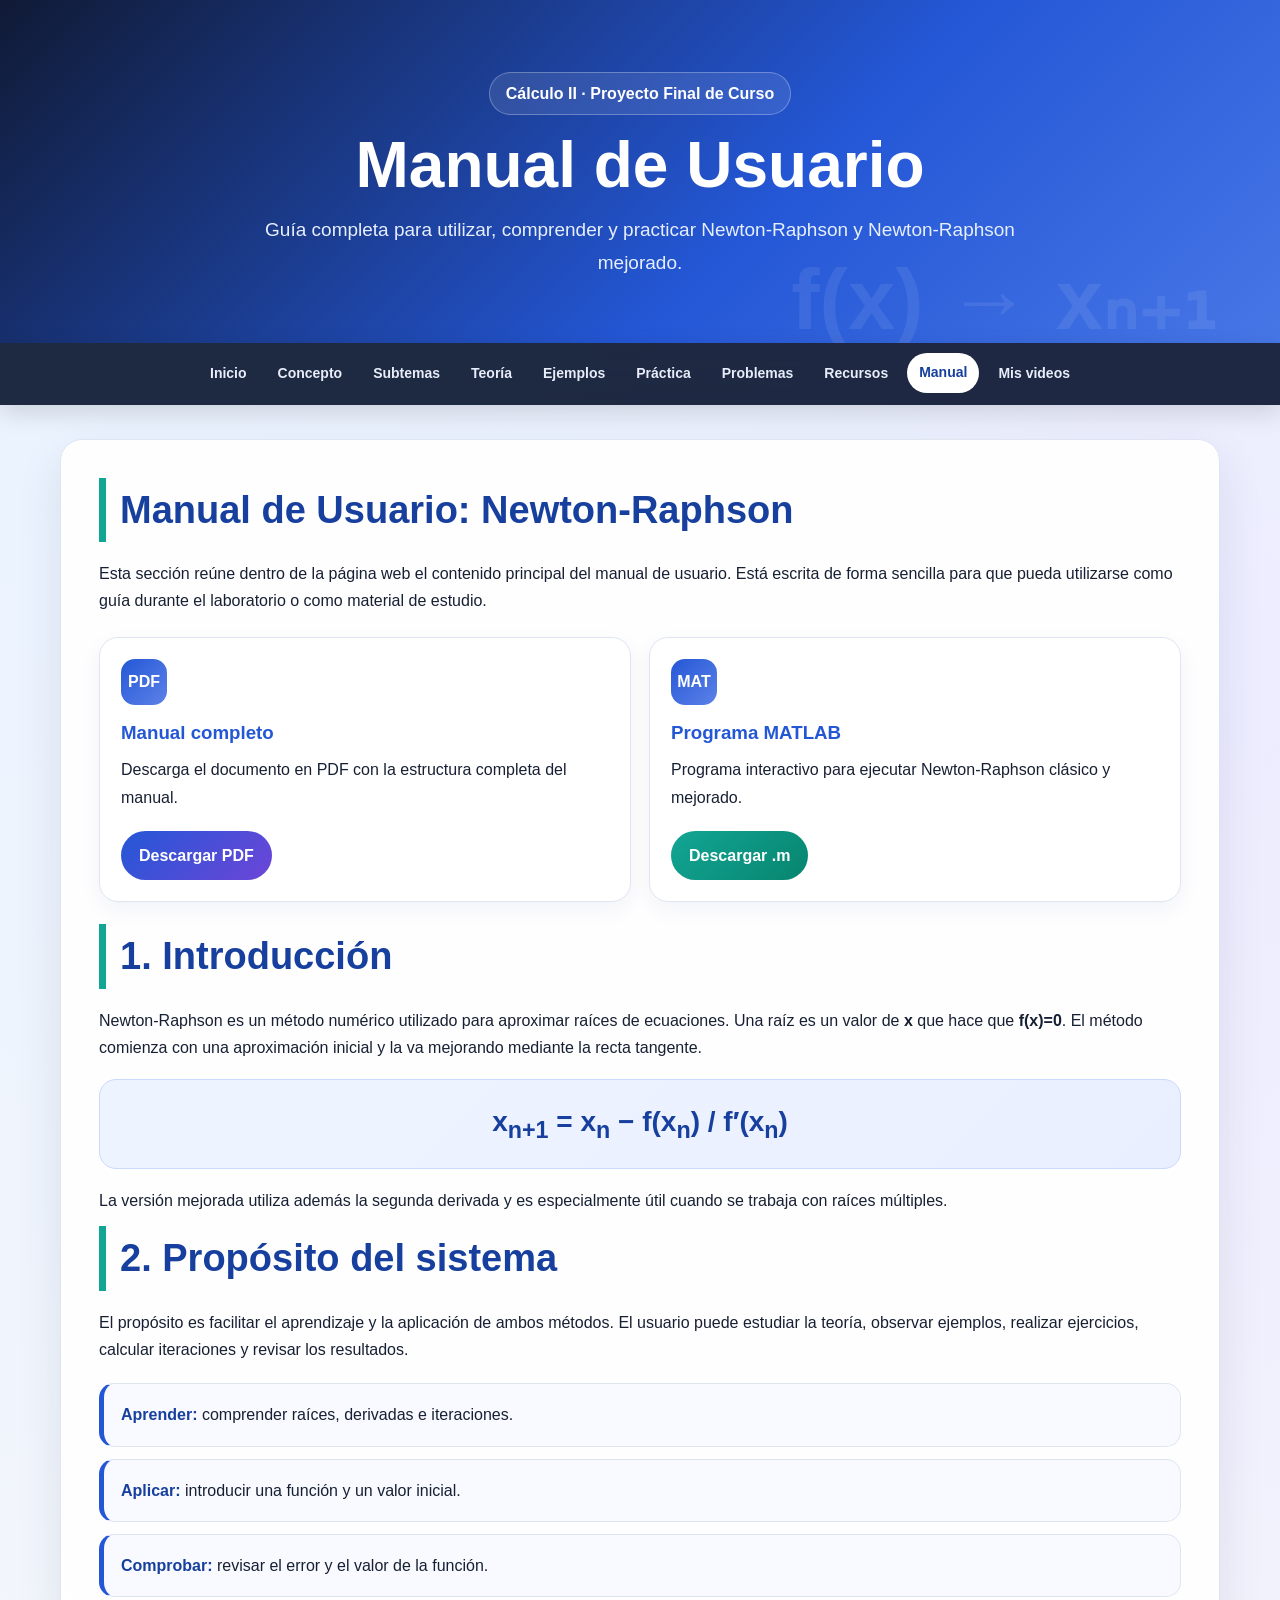
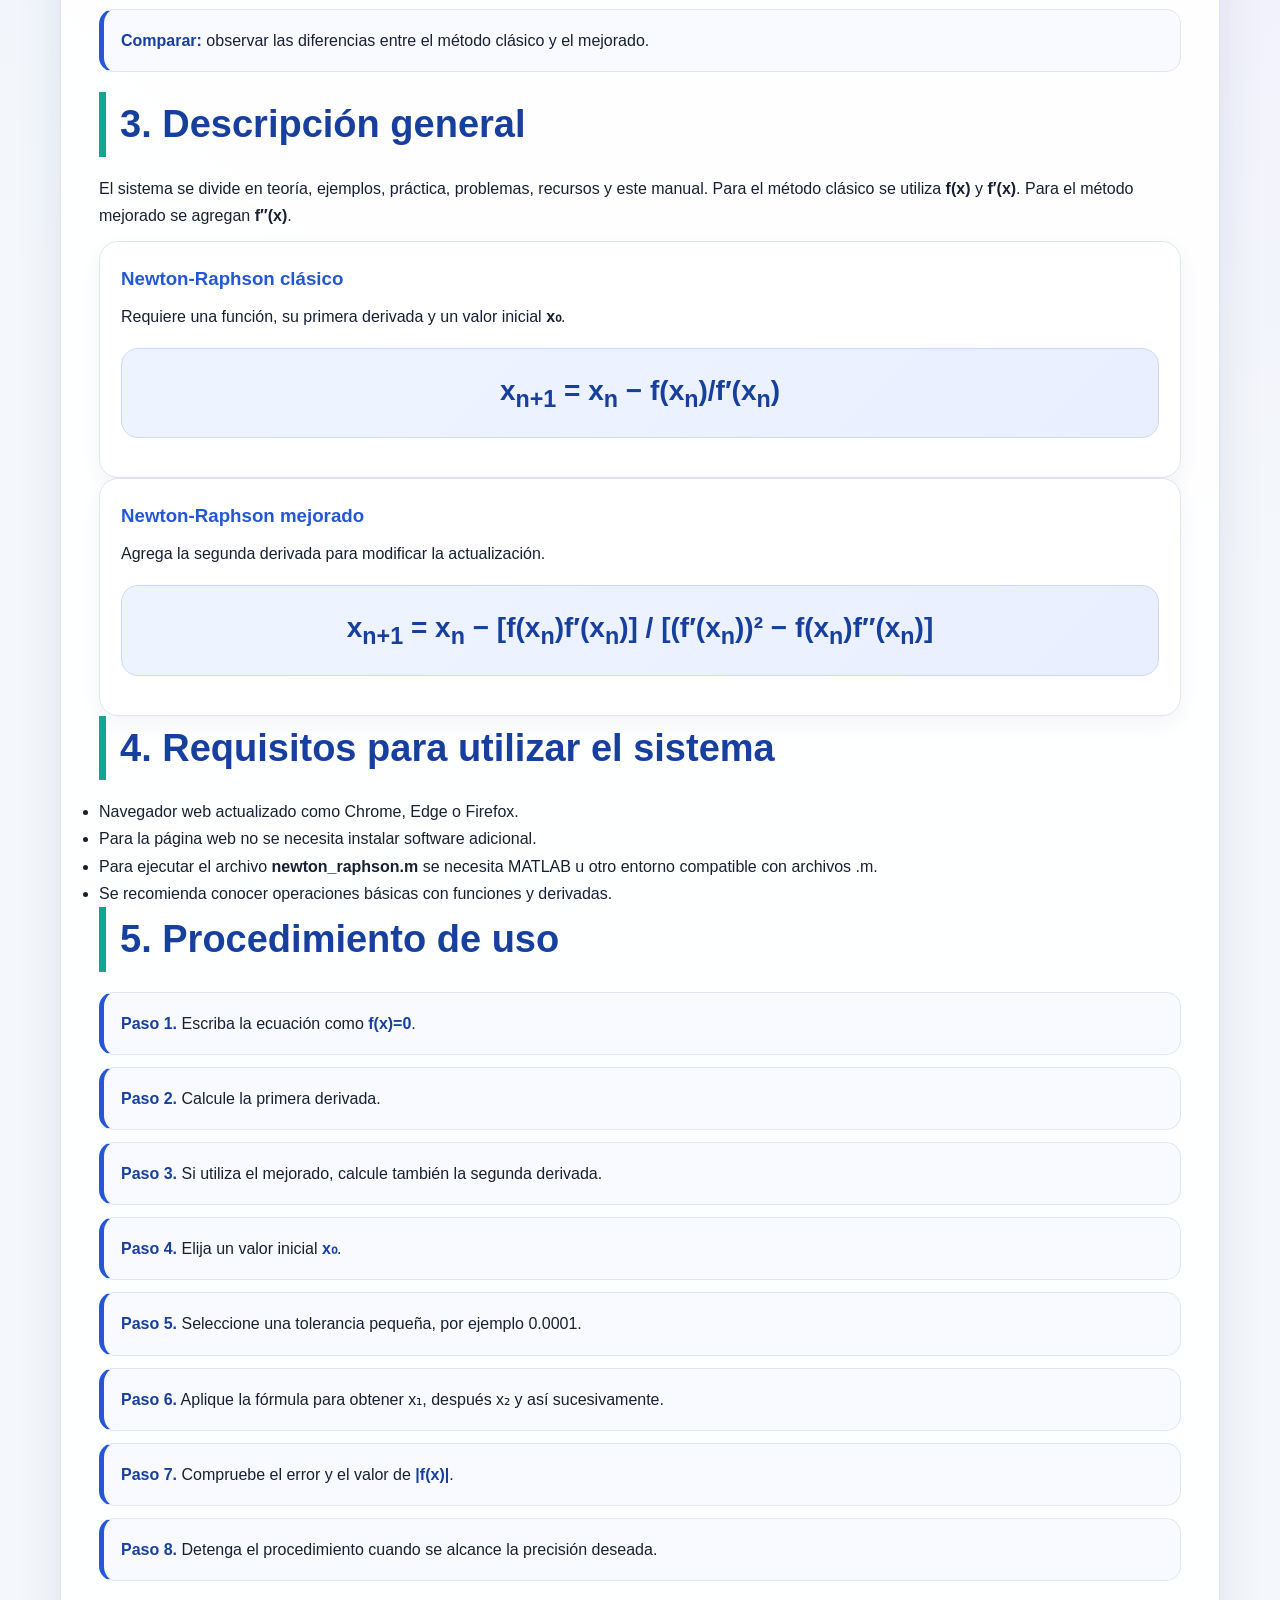
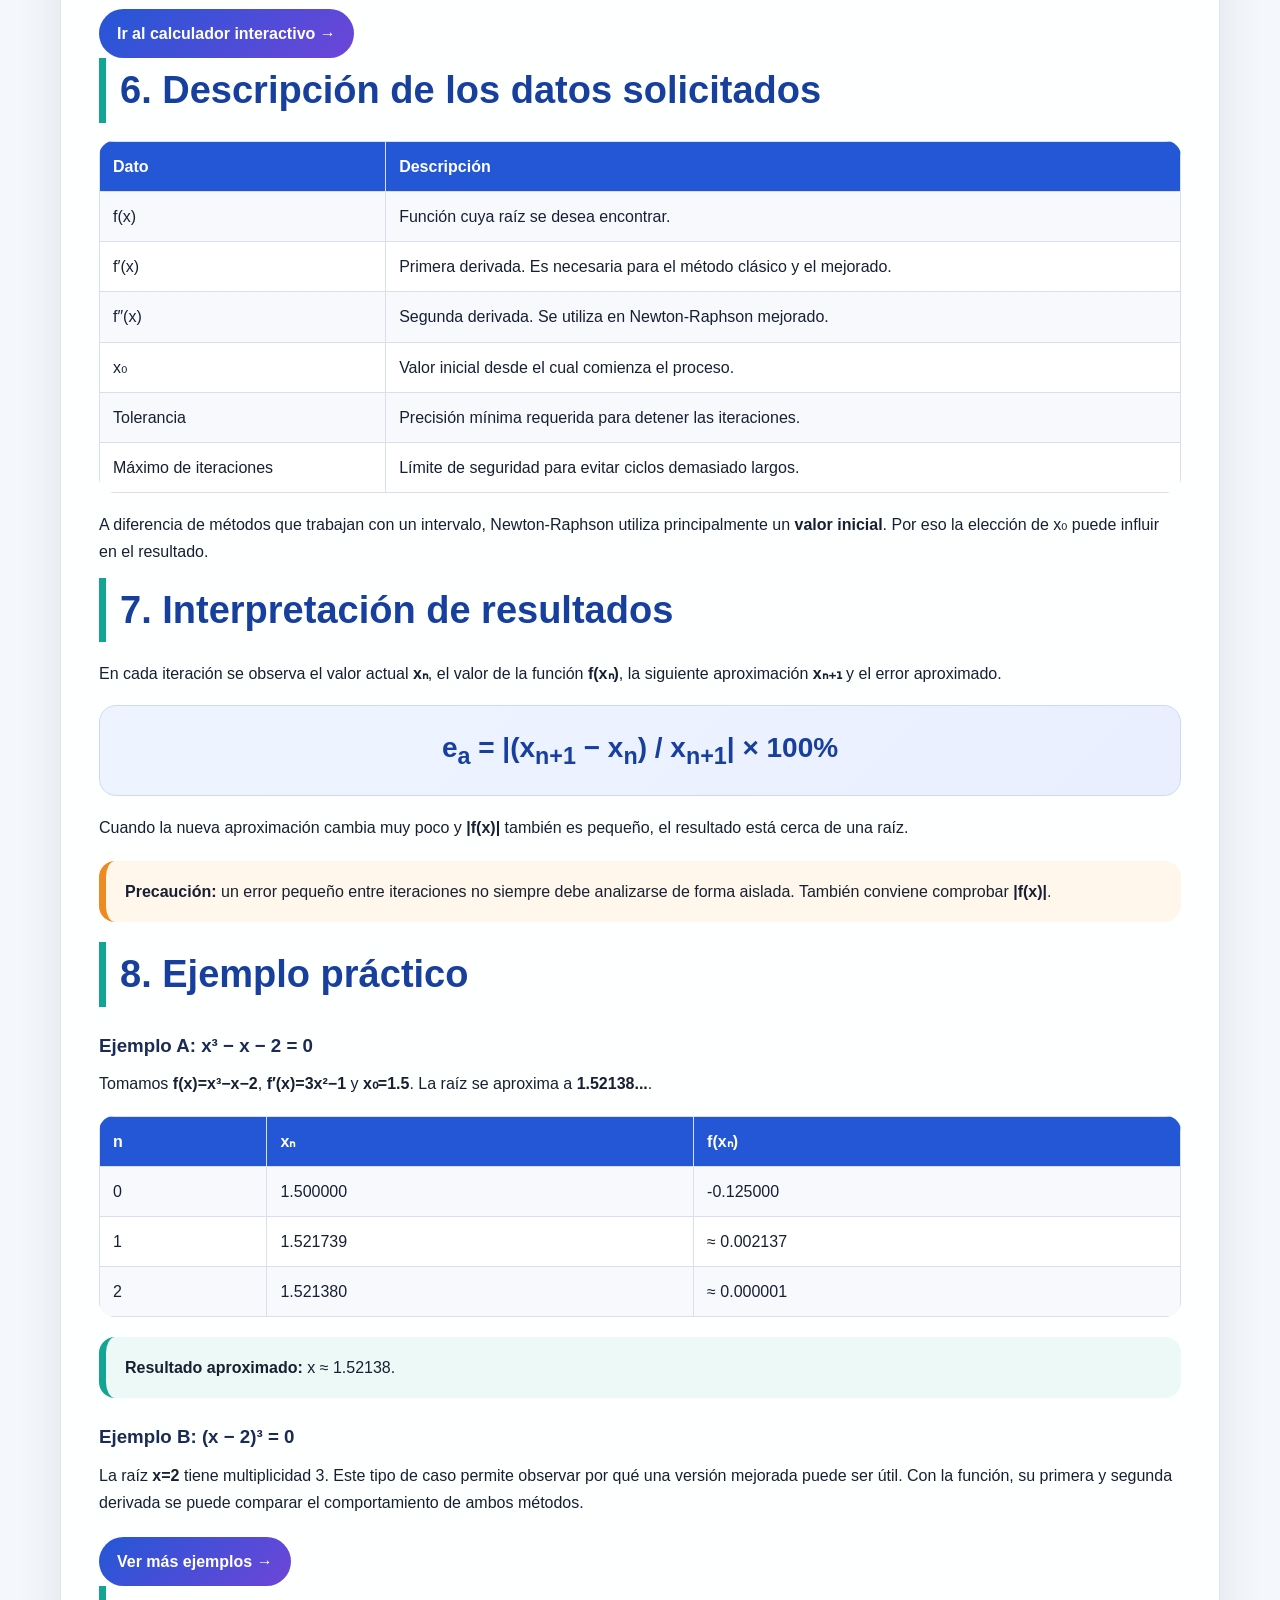
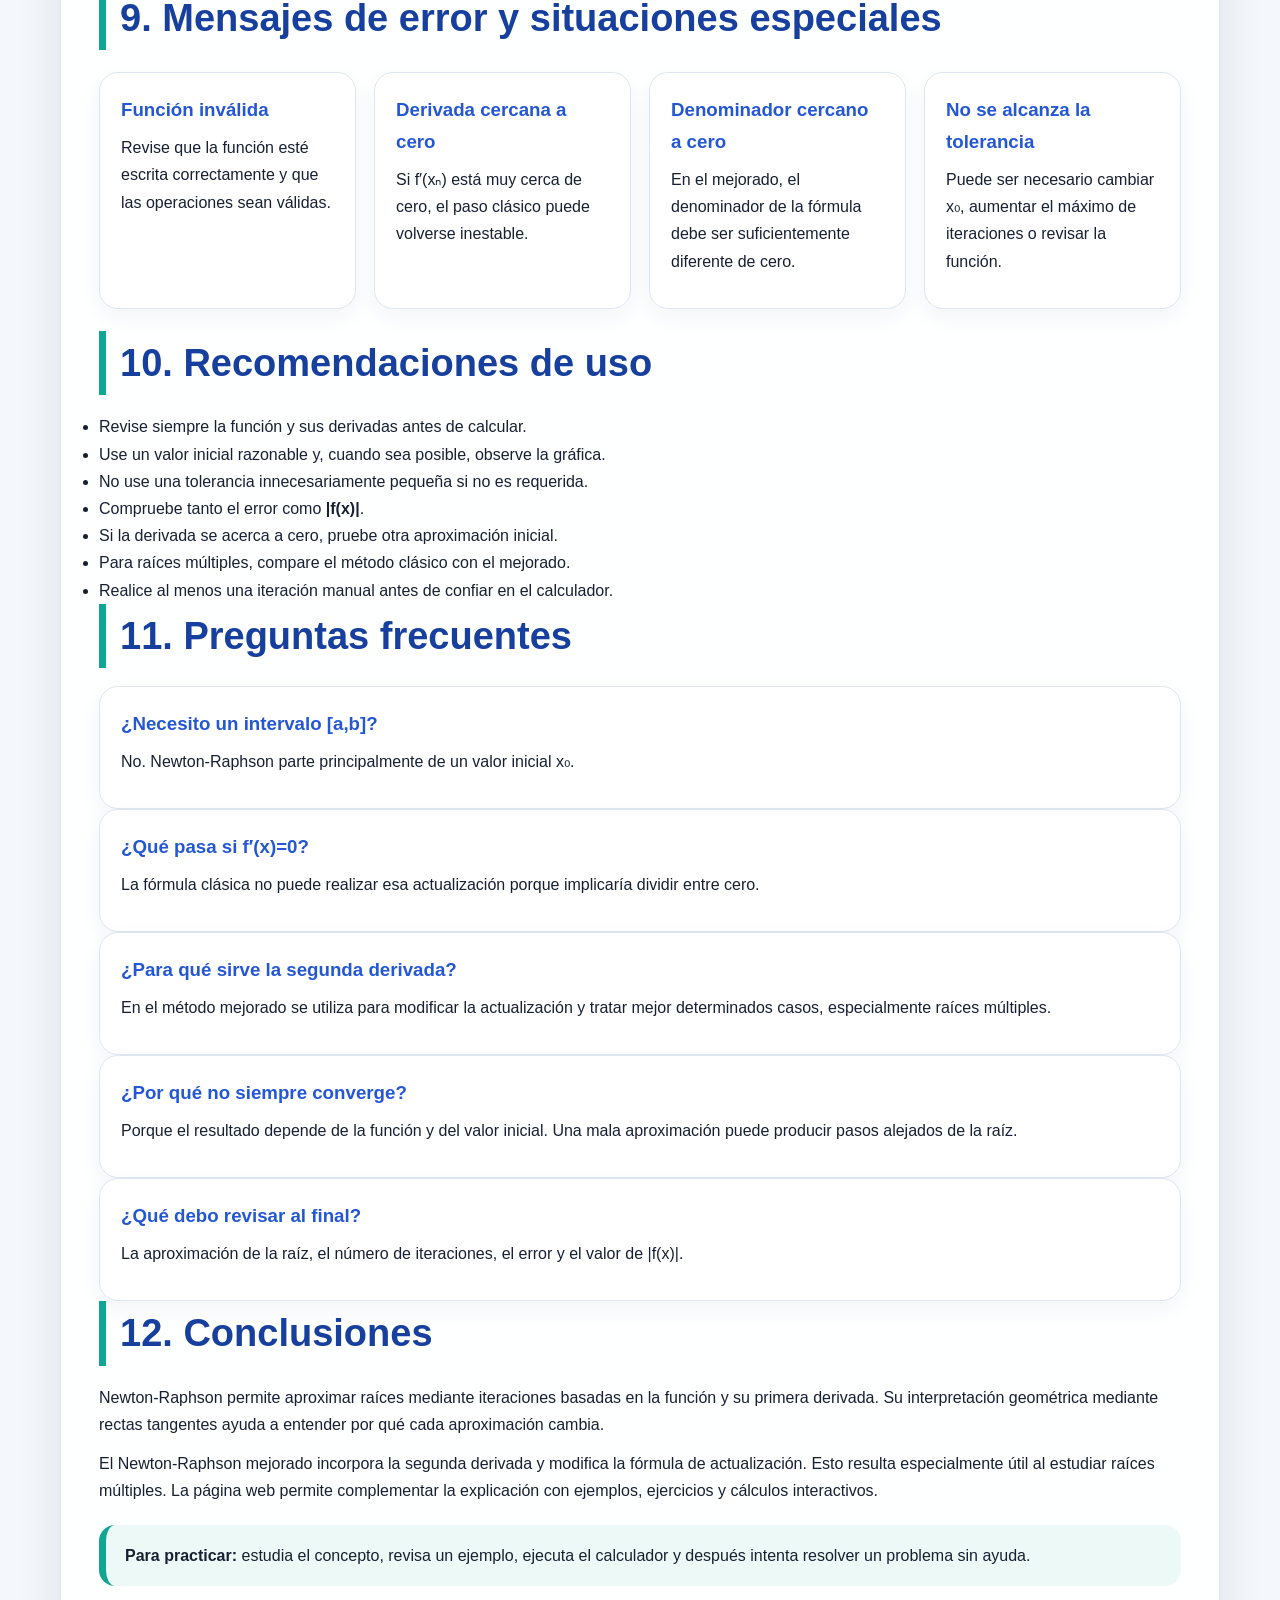
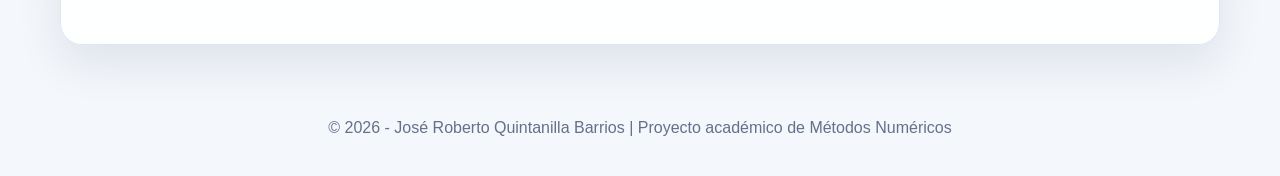
<file: manual.html>
<!DOCTYPE html>
<html lang="es">
<head><meta charset="UTF-8"><meta name="viewport" content="width=device-width, initial-scale=1.0">
<title>Newton-Raphson | Manual de Usuario</title><link rel="stylesheet" href="style.css"></head>
<body>
<header class="hero"><div class="hero-content"><span class="badge">Cálculo II · Proyecto Final de Curso</span>
<h1>Manual de Usuario</h1><p>Guía completa para utilizar, comprender y practicar Newton-Raphson y Newton-Raphson mejorado.</p></div></header>
<nav class="navbar"><div class="nav-container">
<a href="index.html">Inicio</a><a href="concepto.html">Concepto</a><a href="subtemas.html">Subtemas</a><a href="informacion.html">Teoría</a><a href="ejemplos.html">Ejemplos</a><a href="ejercicio.html">Práctica</a><a href="problemas.html">Problemas</a><a href="recursos.html">Recursos</a><a class="active" href="manual.html">Manual</a><a href="mis-videos.html">Mis videos</a>
</div></nav>
<main class="container"><section class="page-card">
<h2>Manual de Usuario: Newton-Raphson</h2>
<p>Esta sección reúne dentro de la página web el contenido principal del manual de usuario. Está escrita de forma sencilla para que pueda utilizarse como guía durante el laboratorio o como material de estudio.</p>
<div class="grid">
<div class="card"><div class="icon">PDF</div><h3>Manual completo</h3><p>Descarga el documento en PDF con la estructura completa del manual.</p><a class="btn" href="docs/Manual_de_Usuario_Newton_Raphson.pdf" download>Descargar PDF</a></div>
<div class="card"><div class="icon">MAT</div><h3>Programa MATLAB</h3><p>Programa interactivo para ejecutar Newton-Raphson clásico y mejorado.</p><a class="btn green" href="docs/newton_raphson.m" download>Descargar .m</a></div>
</div>

<h2>1. Introducción</h2>
<p>Newton-Raphson es un método numérico utilizado para aproximar raíces de ecuaciones. Una raíz es un valor de <strong>x</strong> que hace que <strong>f(x)=0</strong>. El método comienza con una aproximación inicial y la va mejorando mediante la recta tangente.</p>
<div class="formula">x<sub>n+1</sub> = x<sub>n</sub> − f(x<sub>n</sub>) / f′(x<sub>n</sub>)</div>
<p>La versión mejorada utiliza además la segunda derivada y es especialmente útil cuando se trabaja con raíces múltiples.</p>

<h2>2. Propósito del sistema</h2>
<p>El propósito es facilitar el aprendizaje y la aplicación de ambos métodos. El usuario puede estudiar la teoría, observar ejemplos, realizar ejercicios, calcular iteraciones y revisar los resultados.</p>
<div class="steps">
<div class="step"><strong>Aprender:</strong> comprender raíces, derivadas e iteraciones.</div>
<div class="step"><strong>Aplicar:</strong> introducir una función y un valor inicial.</div>
<div class="step"><strong>Comprobar:</strong> revisar el error y el valor de la función.</div>
<div class="step"><strong>Comparar:</strong> observar las diferencias entre el método clásico y el mejorado.</div>
</div>

<h2>3. Descripción general</h2>
<p>El sistema se divide en teoría, ejemplos, práctica, problemas, recursos y este manual. Para el método clásico se utiliza <strong>f(x)</strong> y <strong>f′(x)</strong>. Para el método mejorado se agregan <strong>f″(x)</strong>.</p>
<div class="card"><h3>Newton-Raphson clásico</h3><p>Requiere una función, su primera derivada y un valor inicial <strong>x₀</strong>.</p><div class="formula">x<sub>n+1</sub> = x<sub>n</sub> − f(x<sub>n</sub>)/f′(x<sub>n</sub>)</div></div>
<div class="card"><h3>Newton-Raphson mejorado</h3><p>Agrega la segunda derivada para modificar la actualización.</p><div class="formula">x<sub>n+1</sub> = x<sub>n</sub> − [f(x<sub>n</sub>)f′(x<sub>n</sub>)] / [(f′(x<sub>n</sub>))² − f(x<sub>n</sub>)f″(x<sub>n</sub>)]</div></div>

<h2>4. Requisitos para utilizar el sistema</h2>
<ul><li>Navegador web actualizado como Chrome, Edge o Firefox.</li><li>Para la página web no se necesita instalar software adicional.</li><li>Para ejecutar el archivo <strong>newton_raphson.m</strong> se necesita MATLAB u otro entorno compatible con archivos .m.</li><li>Se recomienda conocer operaciones básicas con funciones y derivadas.</li></ul>

<h2>5. Procedimiento de uso</h2>
<div class="steps">
<div class="step"><strong>Paso 1.</strong> Escriba la ecuación como <strong>f(x)=0</strong>.</div>
<div class="step"><strong>Paso 2.</strong> Calcule la primera derivada.</div>
<div class="step"><strong>Paso 3.</strong> Si utiliza el mejorado, calcule también la segunda derivada.</div>
<div class="step"><strong>Paso 4.</strong> Elija un valor inicial <strong>x₀</strong>.</div>
<div class="step"><strong>Paso 5.</strong> Seleccione una tolerancia pequeña, por ejemplo 0.0001.</div>
<div class="step"><strong>Paso 6.</strong> Aplique la fórmula para obtener x₁, después x₂ y así sucesivamente.</div>
<div class="step"><strong>Paso 7.</strong> Compruebe el error y el valor de <strong>|f(x)|</strong>.</div>
<div class="step"><strong>Paso 8.</strong> Detenga el procedimiento cuando se alcance la precisión deseada.</div>
</div>
<a class="btn" href="ejercicio.html">Ir al calculador interactivo →</a>

<h2>6. Descripción de los datos solicitados</h2>
<div class="table-container"><table><tr><th>Dato</th><th>Descripción</th></tr>
<tr><td>f(x)</td><td>Función cuya raíz se desea encontrar.</td></tr>
<tr><td>f′(x)</td><td>Primera derivada. Es necesaria para el método clásico y el mejorado.</td></tr>
<tr><td>f″(x)</td><td>Segunda derivada. Se utiliza en Newton-Raphson mejorado.</td></tr>
<tr><td>x₀</td><td>Valor inicial desde el cual comienza el proceso.</td></tr>
<tr><td>Tolerancia</td><td>Precisión mínima requerida para detener las iteraciones.</td></tr>
<tr><td>Máximo de iteraciones</td><td>Límite de seguridad para evitar ciclos demasiado largos.</td></tr></table></div>
<p>A diferencia de métodos que trabajan con un intervalo, Newton-Raphson utiliza principalmente un <strong>valor inicial</strong>. Por eso la elección de x₀ puede influir en el resultado.</p>

<h2>7. Interpretación de resultados</h2>
<p>En cada iteración se observa el valor actual <strong>xₙ</strong>, el valor de la función <strong>f(xₙ)</strong>, la siguiente aproximación <strong>xₙ₊₁</strong> y el error aproximado.</p>
<div class="formula">e<sub>a</sub> = |(x<sub>n+1</sub> − x<sub>n</sub>) / x<sub>n+1</sub>| × 100%</div>
<p>Cuando la nueva aproximación cambia muy poco y <strong>|f(x)|</strong> también es pequeño, el resultado está cerca de una raíz.</p>
<div class="warning"><strong>Precaución:</strong> un error pequeño entre iteraciones no siempre debe analizarse de forma aislada. También conviene comprobar <strong>|f(x)|</strong>.</div>

<h2>8. Ejemplo práctico</h2>
<h3>Ejemplo A: x³ − x − 2 = 0</h3>
<p>Tomamos <strong>f(x)=x³−x−2</strong>, <strong>f′(x)=3x²−1</strong> y <strong>x₀=1.5</strong>. La raíz se aproxima a <strong>1.52138...</strong>.</p>
<div class="table-container"><table><tr><th>n</th><th>xₙ</th><th>f(xₙ)</th></tr>
<tr><td>0</td><td>1.500000</td><td>-0.125000</td></tr><tr><td>1</td><td>1.521739</td><td>≈ 0.002137</td></tr><tr><td>2</td><td>1.521380</td><td>≈ 0.000001</td></tr></table></div>
<div class="highlight"><strong>Resultado aproximado:</strong> x ≈ 1.52138.</div>
<h3>Ejemplo B: (x − 2)³ = 0</h3>
<p>La raíz <strong>x=2</strong> tiene multiplicidad 3. Este tipo de caso permite observar por qué una versión mejorada puede ser útil. Con la función, su primera y segunda derivada se puede comparar el comportamiento de ambos métodos.</p>
<a class="btn" href="ejemplos.html">Ver más ejemplos →</a>

<h2>9. Mensajes de error y situaciones especiales</h2>
<div class="grid">
<div class="card"><h3>Función inválida</h3><p>Revise que la función esté escrita correctamente y que las operaciones sean válidas.</p></div>
<div class="card"><h3>Derivada cercana a cero</h3><p>Si f′(xₙ) está muy cerca de cero, el paso clásico puede volverse inestable.</p></div>
<div class="card"><h3>Denominador cercano a cero</h3><p>En el mejorado, el denominador de la fórmula debe ser suficientemente diferente de cero.</p></div>
<div class="card"><h3>No se alcanza la tolerancia</h3><p>Puede ser necesario cambiar x₀, aumentar el máximo de iteraciones o revisar la función.</p></div>
</div>

<h2>10. Recomendaciones de uso</h2>
<ul><li>Revise siempre la función y sus derivadas antes de calcular.</li><li>Use un valor inicial razonable y, cuando sea posible, observe la gráfica.</li><li>No use una tolerancia innecesariamente pequeña si no es requerida.</li><li>Compruebe tanto el error como <strong>|f(x)|</strong>.</li><li>Si la derivada se acerca a cero, pruebe otra aproximación inicial.</li><li>Para raíces múltiples, compare el método clásico con el mejorado.</li><li>Realice al menos una iteración manual antes de confiar en el calculador.</li></ul>

<h2>11. Preguntas frecuentes</h2>
<div class="card"><h3>¿Necesito un intervalo [a,b]?</h3><p>No. Newton-Raphson parte principalmente de un valor inicial x₀.</p></div>
<div class="card"><h3>¿Qué pasa si f′(x)=0?</h3><p>La fórmula clásica no puede realizar esa actualización porque implicaría dividir entre cero.</p></div>
<div class="card"><h3>¿Para qué sirve la segunda derivada?</h3><p>En el método mejorado se utiliza para modificar la actualización y tratar mejor determinados casos, especialmente raíces múltiples.</p></div>
<div class="card"><h3>¿Por qué no siempre converge?</h3><p>Porque el resultado depende de la función y del valor inicial. Una mala aproximación puede producir pasos alejados de la raíz.</p></div>
<div class="card"><h3>¿Qué debo revisar al final?</h3><p>La aproximación de la raíz, el número de iteraciones, el error y el valor de |f(x)|.</p></div>

<h2>12. Conclusiones</h2>
<p>Newton-Raphson permite aproximar raíces mediante iteraciones basadas en la función y su primera derivada. Su interpretación geométrica mediante rectas tangentes ayuda a entender por qué cada aproximación cambia.</p>
<p>El Newton-Raphson mejorado incorpora la segunda derivada y modifica la fórmula de actualización. Esto resulta especialmente útil al estudiar raíces múltiples. La página web permite complementar la explicación con ejemplos, ejercicios y cálculos interactivos.</p>
<div class="highlight"><strong>Para practicar:</strong> estudia el concepto, revisa un ejemplo, ejecuta el calculador y después intenta resolver un problema sin ayuda.</div>
</section></main>
<footer><p>&copy; 2026 - José Roberto Quintanilla Barrios | Proyecto académico de Métodos Numéricos</p></footer>
<script src="script.js"></script></body></html>
</file>
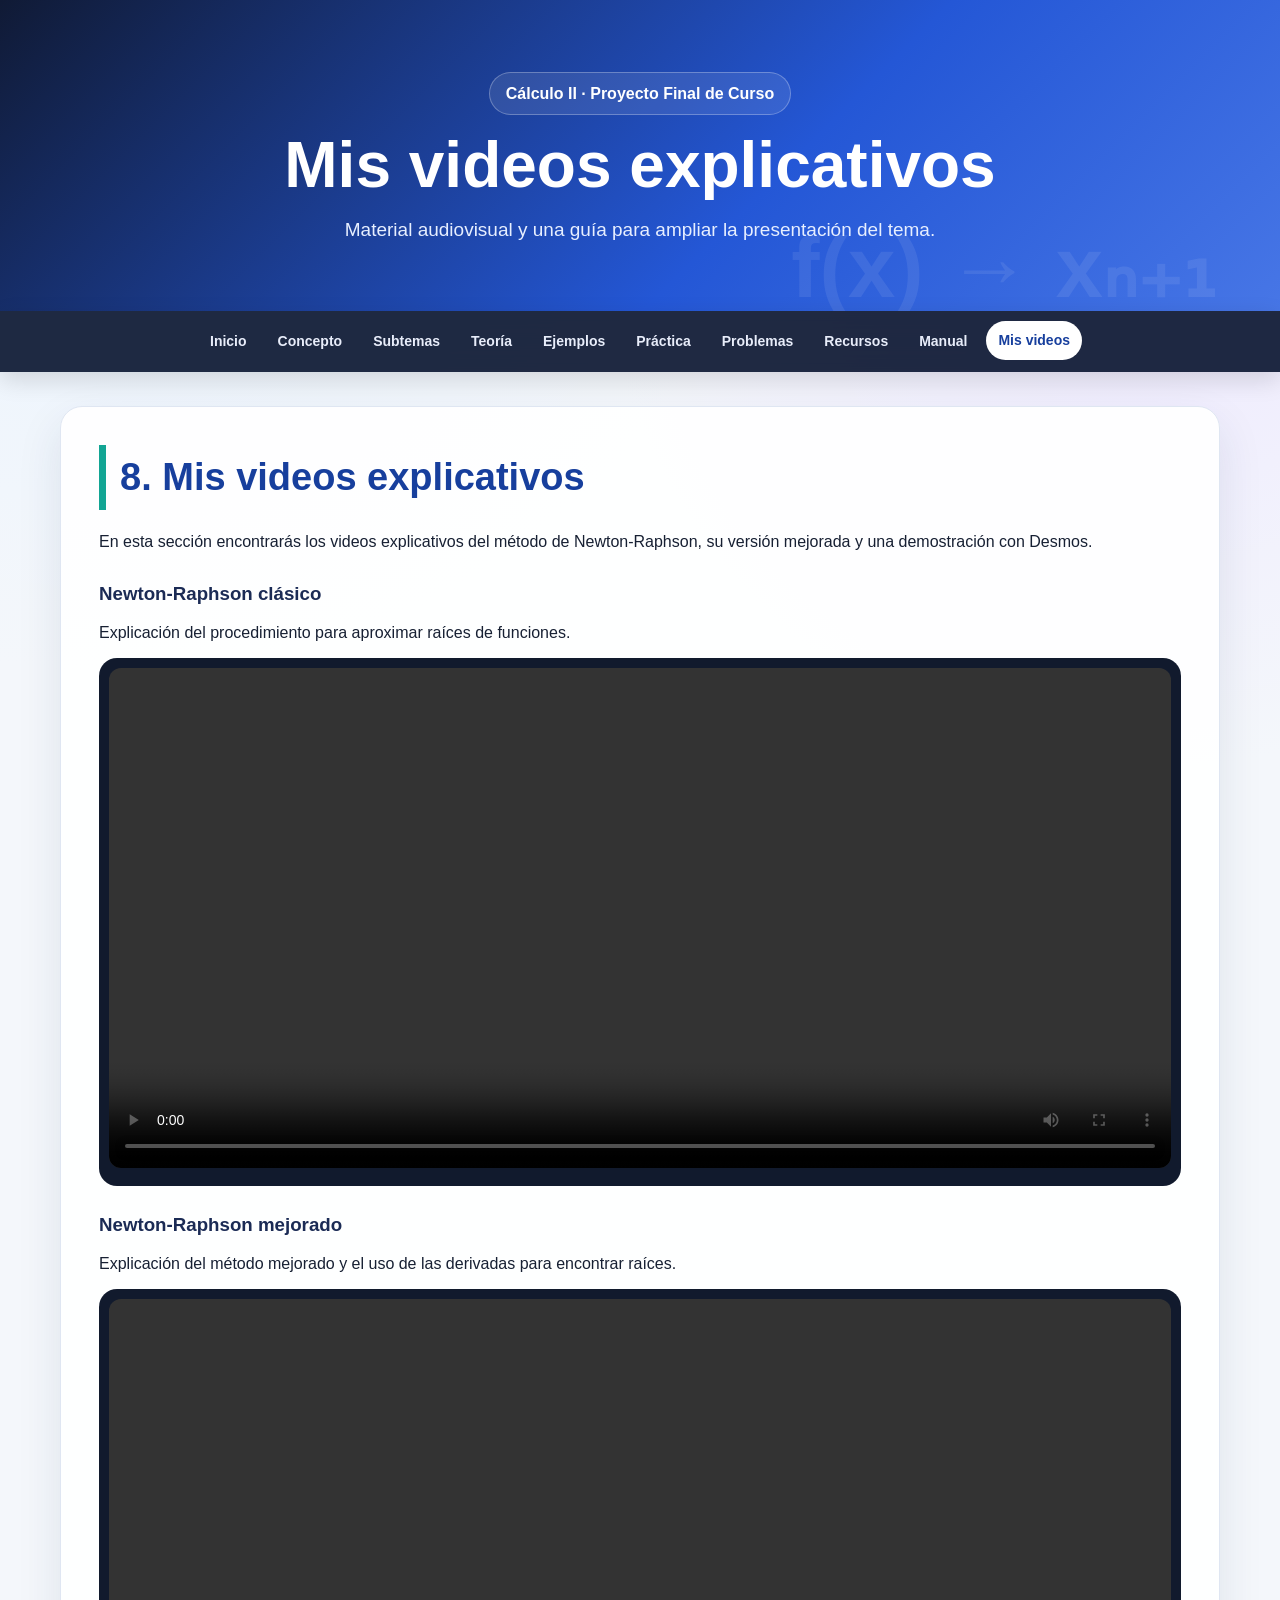
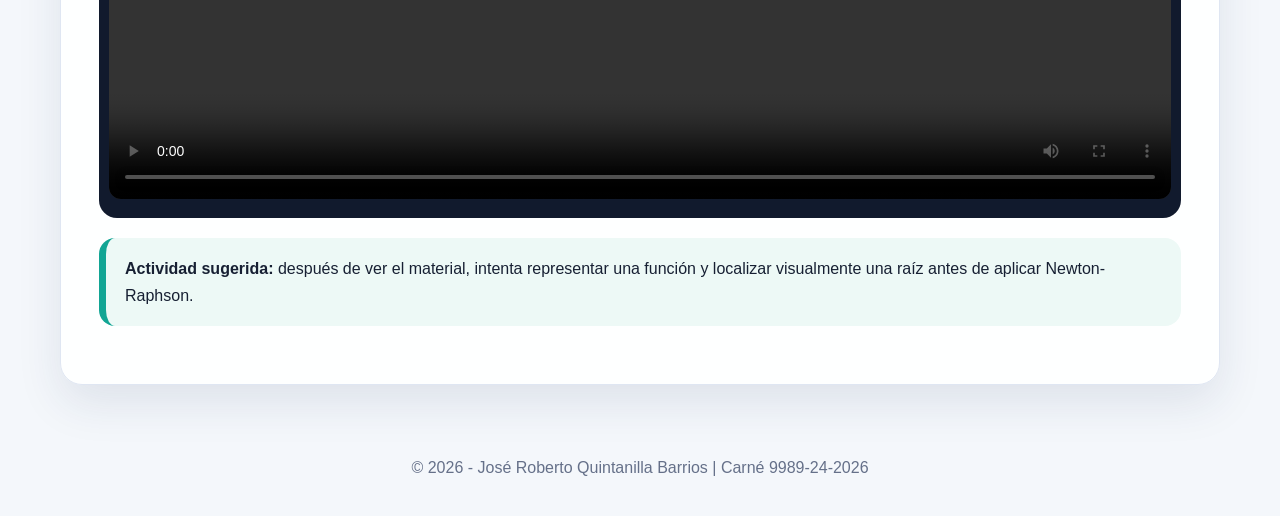
<file: mis-videos.html>
<!DOCTYPE html>
<html lang="es"><head><meta charset="UTF-8"><meta name="viewport" content="width=device-width, initial-scale=1.0">
<title>Newton-Raphson | Mis videos</title><link rel="stylesheet" href="style.css"></head>
<body>
<header class="hero"><div class="hero-content"><span class="badge">Cálculo II · Proyecto Final de Curso</span>
<h1>Mis videos explicativos</h1><p>Material audiovisual y una guía para ampliar la presentación del tema.</p></div></header>
<nav class="navbar"><div class="nav-container"><a class="" href="index.html">Inicio</a><a class="" href="concepto.html">Concepto</a><a class="" href="subtemas.html">Subtemas</a><a class="" href="informacion.html">Teoría</a><a class="" href="ejemplos.html">Ejemplos</a><a class="" href="ejercicio.html">Práctica</a><a class="" href="problemas.html">Problemas</a><a class="" href="recursos.html">Recursos</a><a class="" href="manual.html">Manual</a><a class="active" href="mis-videos.html">Mis videos</a></div></nav>
<main class="container"><section class="page-card">
<h2>8. Mis videos explicativos</h2>
<p>En esta sección encontrarás los videos explicativos del método de Newton-Raphson, su versión mejorada y una demostración con Desmos.</p>
<h3>Newton-Raphson clásico</h3>
<p>Explicación del procedimiento para aproximar raíces de funciones.</p>
<div class="video-box"><video controls preload="metadata" playsinline style="width:100%;max-width:100%;"><source src="Videos/Newton_Raphson.mp4" type="video/mp4">Tu navegador no puede reproducir este video.</video></div>
<h3>Newton-Raphson mejorado</h3>
<p>Explicación del método mejorado y el uso de las derivadas para encontrar raíces.</p>
<div class="video-box"><video controls preload="metadata" playsinline style="width:100%;max-width:100%;"><source src="Videos/Newton_Raphson_Mejorado.mp4" type="video/mp4">Tu navegador no puede reproducir este video.</video></div>
<div class="highlight"><strong>Actividad sugerida:</strong> después de ver el material, intenta representar una función y localizar visualmente una raíz antes de aplicar Newton-Raphson.</div>
</section></main>
<footer><p>&copy; 2026 - José Roberto Quintanilla Barrios | Carné 9989-24-2026</p></footer>
<script src="script.js"></script></body></html>
</file>
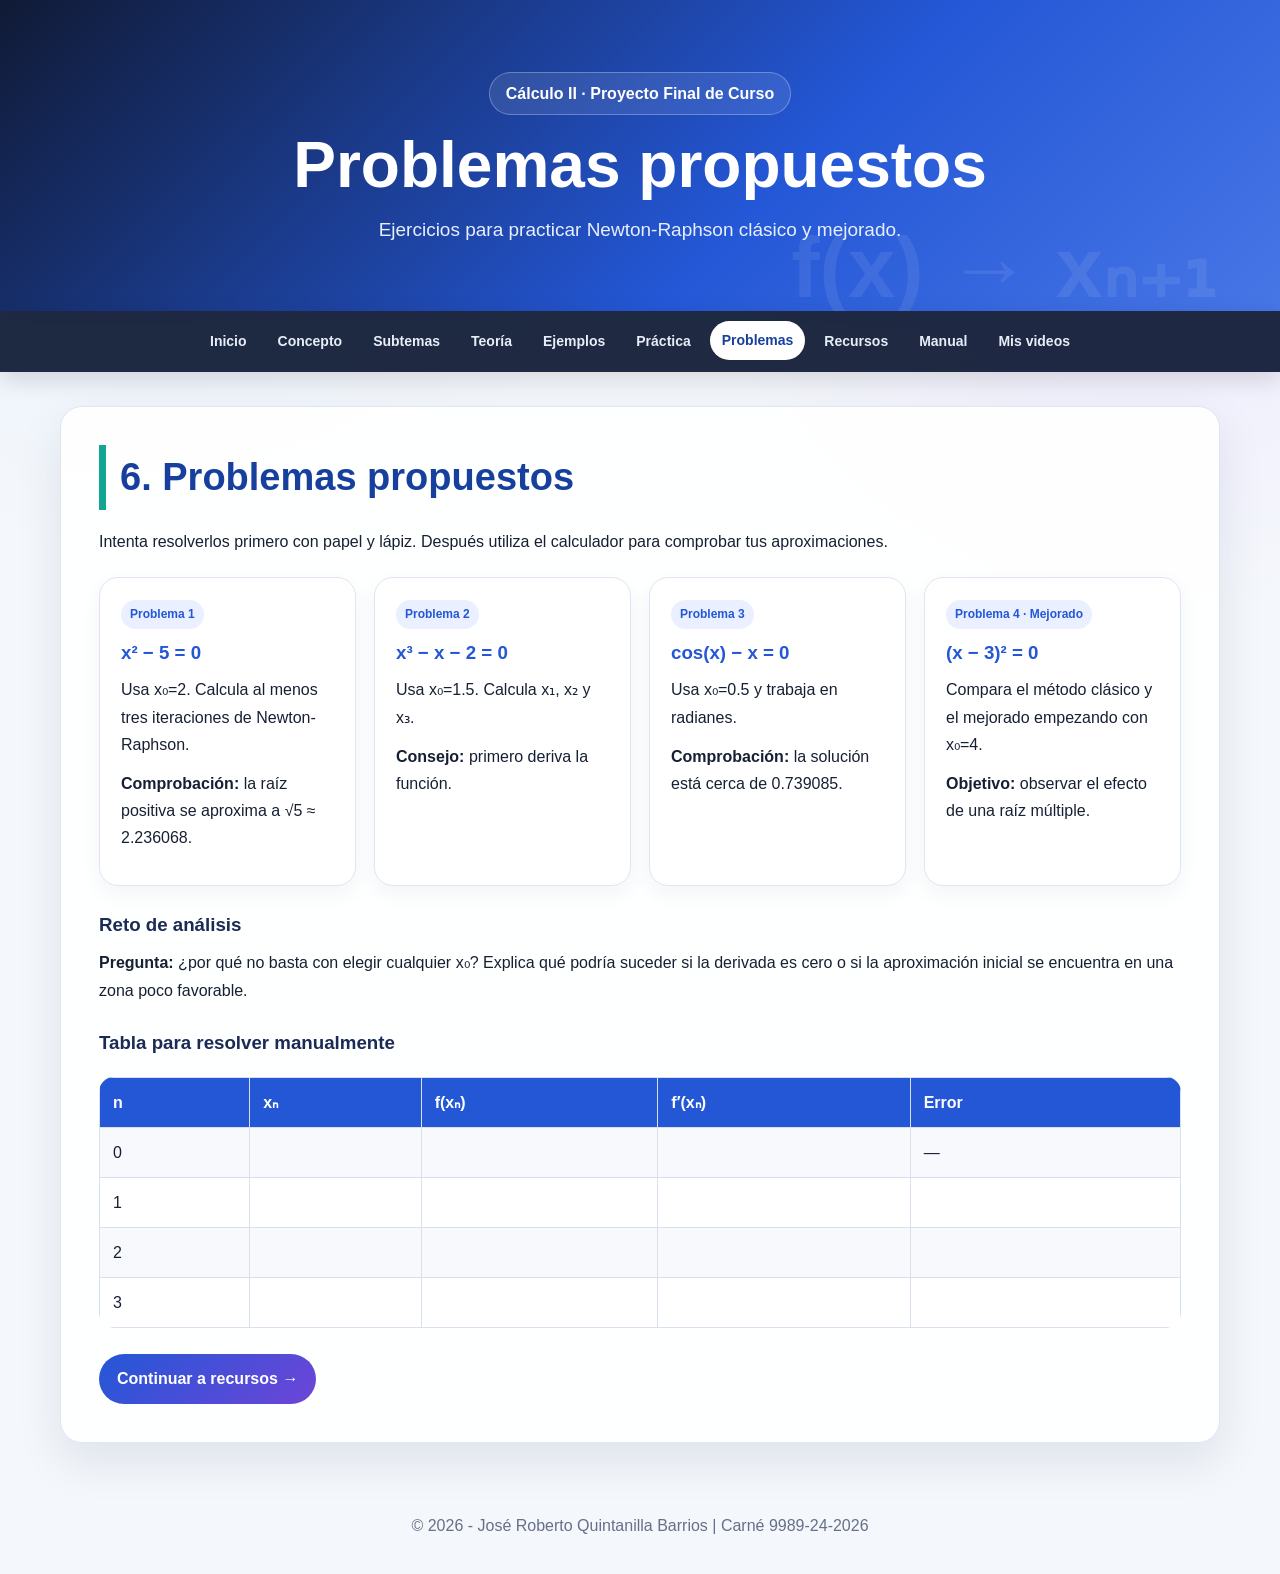
<file: problemas.html>
<!DOCTYPE html>
<html lang="es"><head><meta charset="UTF-8"><meta name="viewport" content="width=device-width, initial-scale=1.0">
<title>Newton-Raphson | Problemas</title><link rel="stylesheet" href="style.css"></head>
<body>
<header class="hero"><div class="hero-content"><span class="badge">Cálculo II · Proyecto Final de Curso</span>
<h1>Problemas propuestos</h1><p>Ejercicios para practicar Newton-Raphson clásico y mejorado.</p></div></header>
<nav class="navbar"><div class="nav-container"><a class="" href="index.html">Inicio</a><a class="" href="concepto.html">Concepto</a><a class="" href="subtemas.html">Subtemas</a><a class="" href="informacion.html">Teoría</a><a class="" href="ejemplos.html">Ejemplos</a><a class="" href="ejercicio.html">Práctica</a><a class="active" href="problemas.html">Problemas</a><a class="" href="recursos.html">Recursos</a><a class="" href="manual.html">Manual</a><a class="" href="mis-videos.html">Mis videos</a></div></nav>
<main class="container"><section class="page-card">
<h2>6. Problemas propuestos</h2>
<p>Intenta resolverlos primero con papel y lápiz. Después utiliza el calculador para comprobar tus aproximaciones.</p>
<div class="grid">
<div class="card"><span class="badge-mini">Problema 1</span><h3>x² − 5 = 0</h3><p>Usa x₀=2. Calcula al menos tres iteraciones de Newton-Raphson.</p><p><strong>Comprobación:</strong> la raíz positiva se aproxima a √5 ≈ 2.236068.</p></div>
<div class="card"><span class="badge-mini">Problema 2</span><h3>x³ − x − 2 = 0</h3><p>Usa x₀=1.5. Calcula x₁, x₂ y x₃.</p><p><strong>Consejo:</strong> primero deriva la función.</p></div>
<div class="card"><span class="badge-mini">Problema 3</span><h3>cos(x) − x = 0</h3><p>Usa x₀=0.5 y trabaja en radianes.</p><p><strong>Comprobación:</strong> la solución está cerca de 0.739085.</p></div>
<div class="card"><span class="badge-mini">Problema 4 · Mejorado</span><h3>(x − 3)² = 0</h3><p>Compara el método clásico y el mejorado empezando con x₀=4.</p><p><strong>Objetivo:</strong> observar el efecto de una raíz múltiple.</p></div>
</div>
<h3>Reto de análisis</h3>
<div class="problem-box"><strong>Pregunta:</strong> ¿por qué no basta con elegir cualquier x₀? Explica qué podría suceder si la derivada es cero o si la aproximación inicial se encuentra en una zona poco favorable.</div>
<h3>Tabla para resolver manualmente</h3>
<div class="table-container"><table><tr><th>n</th><th>xₙ</th><th>f(xₙ)</th><th>f′(xₙ)</th><th>Error</th></tr>
<tr><td>0</td><td></td><td></td><td></td><td>—</td></tr><tr><td>1</td><td></td><td></td><td></td><td></td></tr>
<tr><td>2</td><td></td><td></td><td></td><td></td></tr><tr><td>3</td><td></td><td></td><td></td><td></td></tr></table></div>
<a class="btn" href="recursos.html">Continuar a recursos →</a>
</section></main>
<footer><p>&copy; 2026 - José Roberto Quintanilla Barrios | Carné 9989-24-2026</p></footer>
<script src="script.js"></script></body></html>
</file>
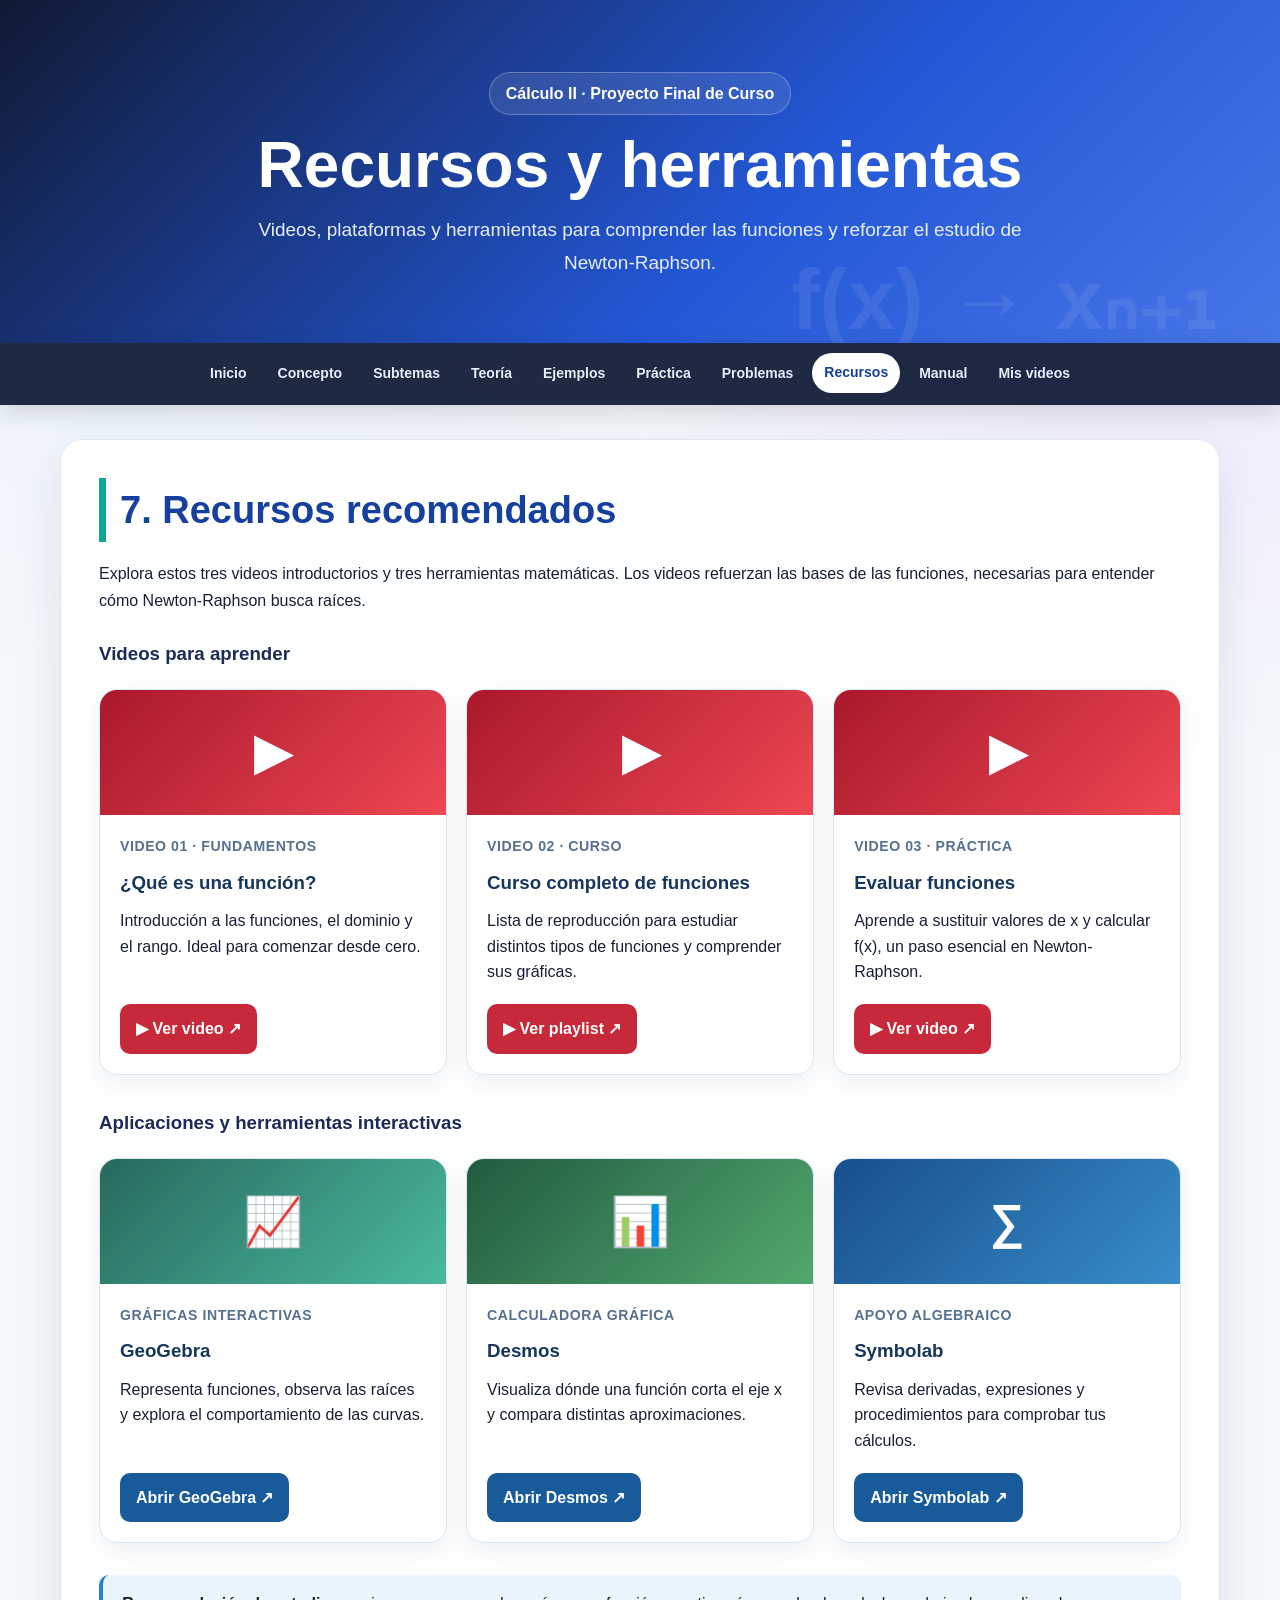
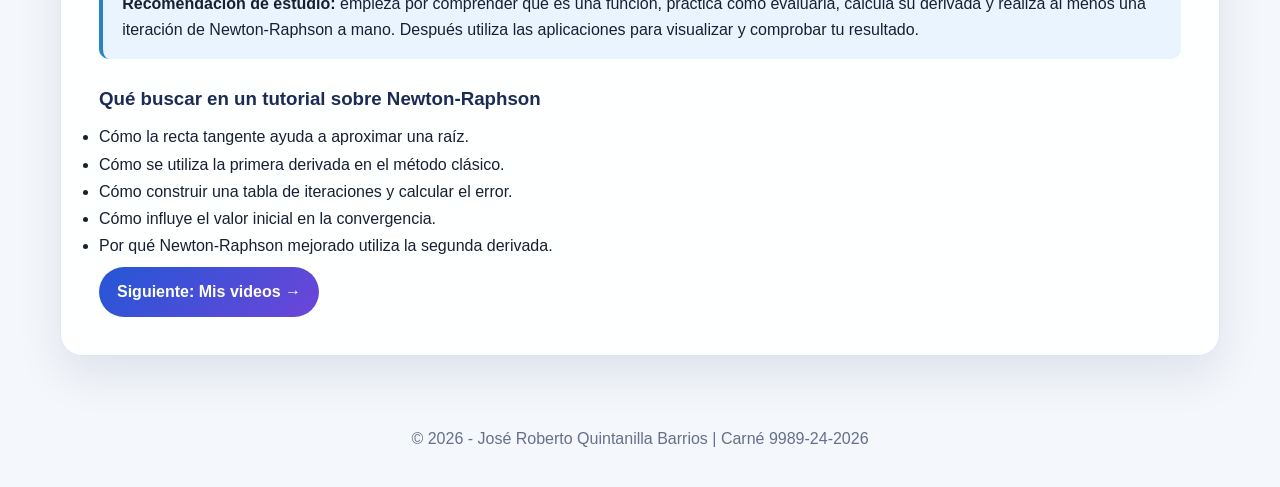
<file: recursos.html>
<!DOCTYPE html>
<html lang="es">
<head>
<meta charset="UTF-8">
<meta name="viewport" content="width=device-width, initial-scale=1.0">
<title>Newton-Raphson | Recursos</title>
<link rel="stylesheet" href="style.css">
<style>
.resources-heading{margin:2rem 0 1rem}.resource-grid{display:grid;grid-template-columns:repeat(3,minmax(0,1fr));gap:1.2rem;margin:1.25rem 0 2rem}.resource-tile{display:flex;flex-direction:column;overflow:hidden;border:1px solid #dce7f4;border-radius:18px;background:#fff;box-shadow:0 8px 24px rgba(14,48,90,.07);transition:transform .2s,box-shadow .2s}.resource-tile:hover{transform:translateY(-4px);box-shadow:0 14px 32px rgba(14,48,90,.13)}.resource-visual{display:flex;align-items:center;justify-content:center;height:125px;background:linear-gradient(135deg,#102d54,#2476bb);color:#fff;font-size:3rem;font-weight:700}.resource-visual.youtube{background:linear-gradient(135deg,#aa182b,#ed4753)}.resource-visual.symbolab{background:linear-gradient(135deg,#184f8b,#388dc8)}.resource-visual.geogebra{background:linear-gradient(135deg,#27695e,#4bb99e)}.resource-visual.desmos{background:linear-gradient(135deg,#225b40,#52a86e)}.resource-body{display:flex;flex-direction:column;flex:1;padding:1.25rem}.resource-body h3{margin:0 0 .6rem;color:#17365b}.resource-body p{margin:0 0 1.2rem;line-height:1.6;flex:1}.resource-link{display:inline-block;align-self:flex-start;text-decoration:none;background:#195b9a;color:white!important;border-radius:10px;padding:.7rem 1rem;font-weight:700}.resource-link:hover{background:#103e70}.resource-link.video-link{background:#c6293a}.resource-link.video-link:hover{background:#a71e30}.resource-kicker{color:#55718e;font-size:.88rem;font-weight:700;letter-spacing:.04em;text-transform:uppercase;margin-bottom:.45rem}.resource-note{padding:1rem 1.2rem;background:#eaf4ff;border-left:4px solid #2882c8;border-radius:10px;margin:1rem 0 1.5rem;line-height:1.6}@media(max-width:850px){.resource-grid{grid-template-columns:repeat(2,minmax(0,1fr))}}@media(max-width:560px){.resource-grid{grid-template-columns:1fr}.resource-visual{height:105px}}
</style>
</head>
<body>
<header class="hero"><div class="hero-content"><span class="badge">Cálculo II · Proyecto Final de Curso</span><h1>Recursos y herramientas</h1><p>Videos, plataformas y herramientas para comprender las funciones y reforzar el estudio de Newton-Raphson.</p></div></header>
<nav class="navbar"><div class="nav-container"><a class="" href="index.html">Inicio</a><a class="" href="concepto.html">Concepto</a><a class="" href="subtemas.html">Subtemas</a><a class="" href="informacion.html">Teoría</a><a class="" href="ejemplos.html">Ejemplos</a><a class="" href="ejercicio.html">Práctica</a><a class="" href="problemas.html">Problemas</a><a class="active" href="recursos.html">Recursos</a><a class="" href="manual.html">Manual</a><a class="" href="mis-videos.html">Mis videos</a></div></nav>
<main class="container"><section class="page-card">
<h2>7. Recursos recomendados</h2>
<p>Explora estos tres videos introductorios y tres herramientas matemáticas. Los videos refuerzan las bases de las funciones, necesarias para entender cómo Newton-Raphson busca raíces.</p>
<h3 class="resources-heading">Videos para aprender</h3>
<div class="resource-grid">
<article class="resource-tile"><div class="resource-visual youtube" aria-hidden="true">▶</div><div class="resource-body"><span class="resource-kicker">Video 01 · Fundamentos</span><h3>¿Qué es una función?</h3><p>Introducción a las funciones, el dominio y el rango. Ideal para comenzar desde cero.</p><a class="resource-link video-link" href="https://www.youtube.com/watch?v=HAeSkQH1C-I" target="_blank" rel="noopener noreferrer">▶ Ver video ↗</a></div></article>
<article class="resource-tile"><div class="resource-visual youtube" aria-hidden="true">▶</div><div class="resource-body"><span class="resource-kicker">Video 02 · Curso</span><h3>Curso completo de funciones</h3><p>Lista de reproducción para estudiar distintos tipos de funciones y comprender sus gráficas.</p><a class="resource-link video-link" href="https://www.youtube.com/playlist?list=PLeySRPnY35dGfEuNGbQmymhiQF4oTUIMb" target="_blank" rel="noopener noreferrer">▶ Ver playlist ↗</a></div></article>
<article class="resource-tile"><div class="resource-visual youtube" aria-hidden="true">▶</div><div class="resource-body"><span class="resource-kicker">Video 03 · Práctica</span><h3>Evaluar funciones</h3><p>Aprende a sustituir valores de x y calcular f(x), un paso esencial en Newton-Raphson.</p><a class="resource-link video-link" href="https://www.youtube.com/watch?v=tZ8AYOOB9G4" target="_blank" rel="noopener noreferrer">▶ Ver video ↗</a></div></article>
</div>
<h3 class="resources-heading">Aplicaciones y herramientas interactivas</h3>
<div class="resource-grid">
<article class="resource-tile"><div class="resource-visual geogebra" aria-hidden="true">📈</div><div class="resource-body"><span class="resource-kicker">Gráficas interactivas</span><h3>GeoGebra</h3><p>Representa funciones, observa las raíces y explora el comportamiento de las curvas.</p><a class="resource-link" href="https://www.geogebra.org/graphing" target="_blank" rel="noopener noreferrer">Abrir GeoGebra ↗</a></div></article>
<article class="resource-tile"><div class="resource-visual desmos" aria-hidden="true">📊</div><div class="resource-body"><span class="resource-kicker">Calculadora gráfica</span><h3>Desmos</h3><p>Visualiza dónde una función corta el eje x y compara distintas aproximaciones.</p><a class="resource-link" href="https://www.desmos.com/calculator" target="_blank" rel="noopener noreferrer">Abrir Desmos ↗</a></div></article>
<article class="resource-tile"><div class="resource-visual symbolab" aria-hidden="true">∑</div><div class="resource-body"><span class="resource-kicker">Apoyo algebraico</span><h3>Symbolab</h3><p>Revisa derivadas, expresiones y procedimientos para comprobar tus cálculos.</p><a class="resource-link" href="https://www.symbolab.com/" target="_blank" rel="noopener noreferrer">Abrir Symbolab ↗</a></div></article>
</div>
<div class="resource-note"><strong>Recomendación de estudio:</strong> empieza por comprender qué es una función, practica cómo evaluarla, calcula su derivada y realiza al menos una iteración de Newton-Raphson a mano. Después utiliza las aplicaciones para visualizar y comprobar tu resultado.</div>
<h3>Qué buscar en un tutorial sobre Newton-Raphson</h3>
<ul><li>Cómo la recta tangente ayuda a aproximar una raíz.</li><li>Cómo se utiliza la primera derivada en el método clásico.</li><li>Cómo construir una tabla de iteraciones y calcular el error.</li><li>Cómo influye el valor inicial en la convergencia.</li><li>Por qué Newton-Raphson mejorado utiliza la segunda derivada.</li></ul>
<a class="btn" href="mis-videos.html">Siguiente: Mis videos →</a>
</section></main>
<footer><p>&copy; 2026 - José Roberto Quintanilla Barrios | Carné 9989-24-2026</p></footer>
<script src="script.js"></script>
</body></html>
</file>
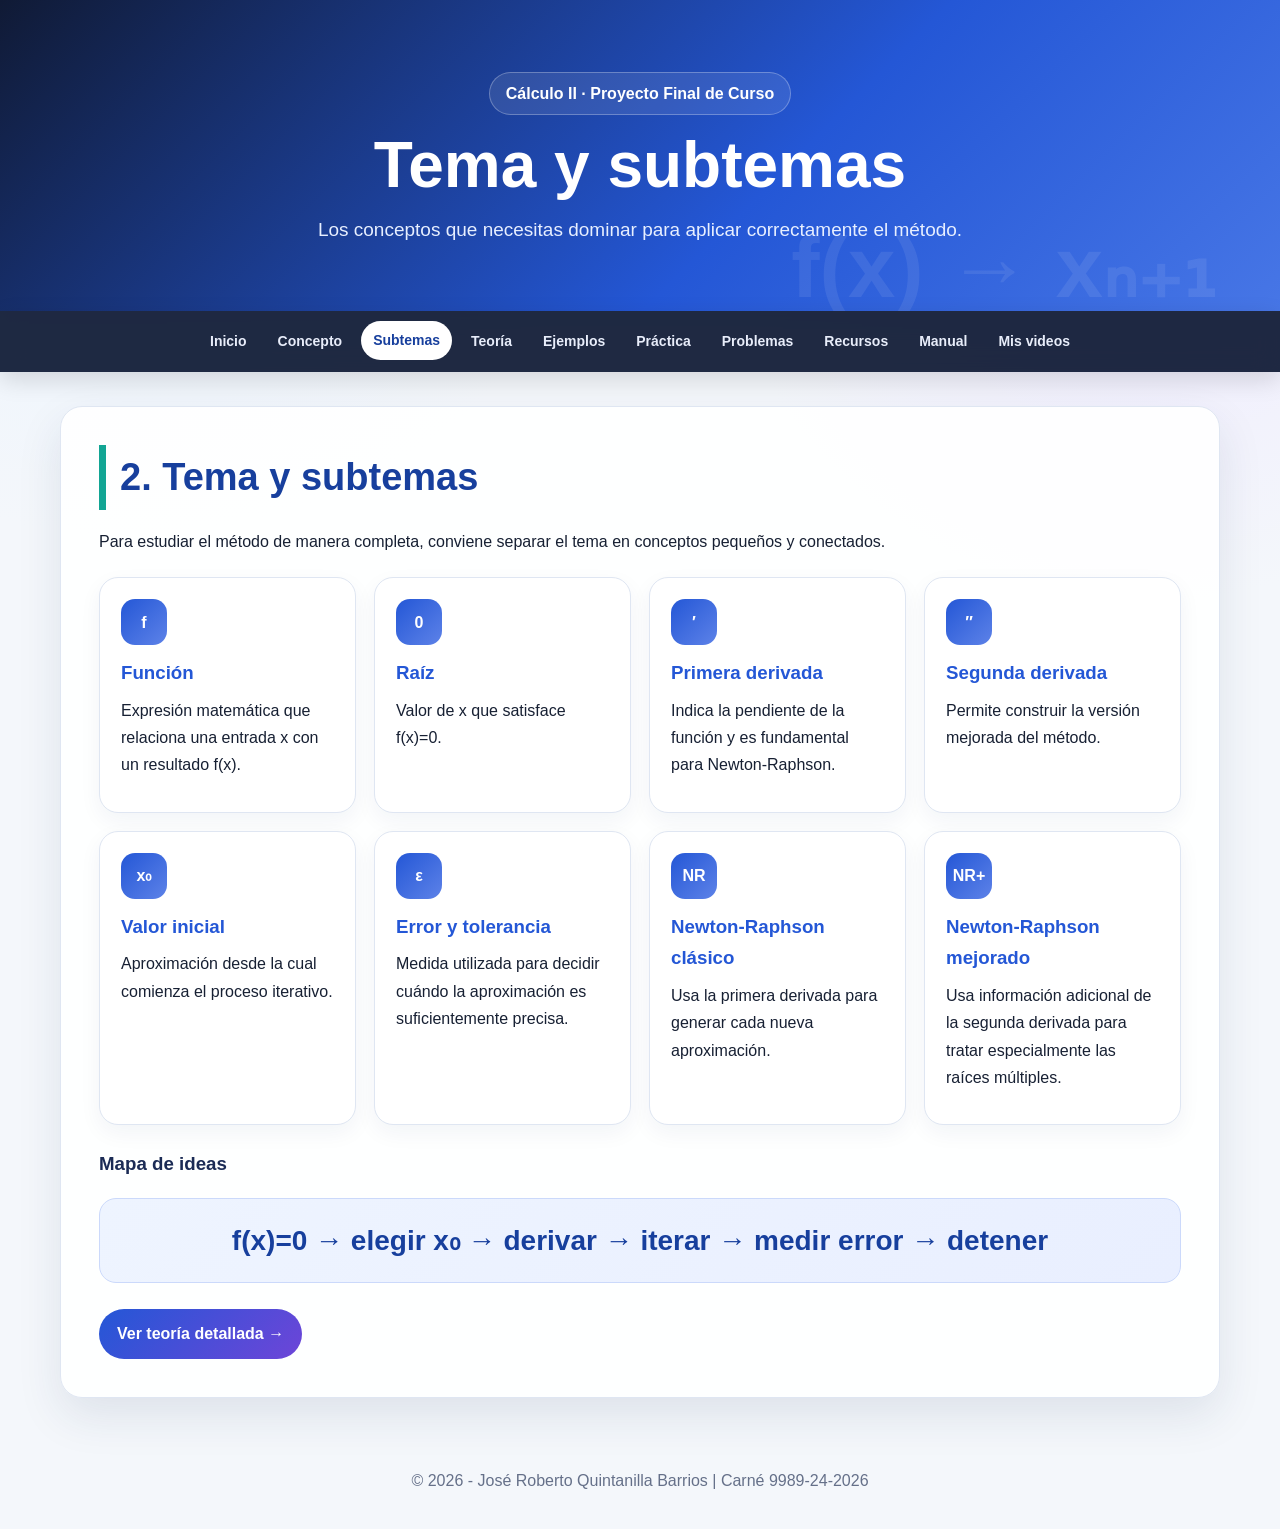
<file: subtemas.html>
<!DOCTYPE html>
<html lang="es"><head><meta charset="UTF-8"><meta name="viewport" content="width=device-width, initial-scale=1.0">
<title>Newton-Raphson | Subtemas</title><link rel="stylesheet" href="style.css"></head>
<body>
<header class="hero"><div class="hero-content"><span class="badge">Cálculo II · Proyecto Final de Curso</span>
<h1>Tema y subtemas</h1><p>Los conceptos que necesitas dominar para aplicar correctamente el método.</p></div></header>
<nav class="navbar"><div class="nav-container"><a class="" href="index.html">Inicio</a><a class="" href="concepto.html">Concepto</a><a class="active" href="subtemas.html">Subtemas</a><a class="" href="informacion.html">Teoría</a><a class="" href="ejemplos.html">Ejemplos</a><a class="" href="ejercicio.html">Práctica</a><a class="" href="problemas.html">Problemas</a><a class="" href="recursos.html">Recursos</a><a class="" href="manual.html">Manual</a><a class="" href="mis-videos.html">Mis videos</a></div></nav>
<main class="container"><section class="page-card">
<h2>2. Tema y subtemas</h2>
<p>Para estudiar el método de manera completa, conviene separar el tema en conceptos pequeños y conectados.</p>
<div class="grid">
<div class="card"><div class="icon">f</div><h3>Función</h3><p>Expresión matemática que relaciona una entrada x con un resultado f(x).</p></div>
<div class="card"><div class="icon">0</div><h3>Raíz</h3><p>Valor de x que satisface f(x)=0.</p></div>
<div class="card"><div class="icon">′</div><h3>Primera derivada</h3><p>Indica la pendiente de la función y es fundamental para Newton-Raphson.</p></div>
<div class="card"><div class="icon">″</div><h3>Segunda derivada</h3><p>Permite construir la versión mejorada del método.</p></div>
<div class="card"><div class="icon">x₀</div><h3>Valor inicial</h3><p>Aproximación desde la cual comienza el proceso iterativo.</p></div>
<div class="card"><div class="icon">ε</div><h3>Error y tolerancia</h3><p>Medida utilizada para decidir cuándo la aproximación es suficientemente precisa.</p></div>
<div class="card"><div class="icon">NR</div><h3>Newton-Raphson clásico</h3><p>Usa la primera derivada para generar cada nueva aproximación.</p></div>
<div class="card"><div class="icon">NR+</div><h3>Newton-Raphson mejorado</h3><p>Usa información adicional de la segunda derivada para tratar especialmente las raíces múltiples.</p></div>
</div>
<h3>Mapa de ideas</h3>
<div class="formula">f(x)=0 → elegir x₀ → derivar → iterar → medir error → detener</div>
<a class="btn" href="informacion.html">Ver teoría detallada →</a>
</section></main>
<footer><p>&copy; 2026 - José Roberto Quintanilla Barrios | Carné 9989-24-2026</p></footer>
<script src="script.js"></script></body></html>
</file>
<file: style.css>
:root{
 --bg:#f4f7fb;--surface:#fff;--ink:#172033;--muted:#5b667a;
 --primary:#2457d6;--primary2:#173f9d;--accent:#12a594;--violet:#6d45d8;
 --orange:#ed8a22;--danger:#d64545;--line:#dfe6f2;--soft:#eef4ff;
 --shadow:0 18px 45px rgba(27,48,89,.10);--radius:22px;
}
*{box-sizing:border-box;margin:0;padding:0}
html{scroll-behavior:smooth}
body{font-family:"Segoe UI",Arial,sans-serif;color:var(--ink);background:
radial-gradient(circle at 10% 0%,#e8f3ff 0,transparent 28%),radial-gradient(circle at 90% 10%,#eee9ff 0,transparent 25%),var(--bg);line-height:1.7}
a{color:inherit}
.hero{padding:72px 20px 64px;color:#fff;text-align:center;background:linear-gradient(135deg,#101a35,#2457d6 60%,#4776e6);position:relative;overflow:hidden}
.hero:after{content:"f(x)  →  xₙ₊₁";position:absolute;right:5%;bottom:-30px;font-size:85px;font-weight:900;opacity:.08}
.hero-content{max-width:980px;margin:auto;position:relative;z-index:1}
.badge{display:inline-block;padding:7px 16px;border:1px solid #ffffff45;border-radius:999px;background:#ffffff18;font-weight:800;margin-bottom:16px}
.hero h1{font-size:clamp(35px,6vw,64px);line-height:1.08;margin-bottom:14px}
.hero p{font-size:19px;color:#e7efff;max-width:820px;margin:auto}
.navbar{position:sticky;top:0;z-index:20;background:#101a35ee;backdrop-filter:blur(12px);box-shadow:0 8px 24px #0002}
.nav-container{max-width:1250px;margin:auto;display:flex;justify-content:center;flex-wrap:wrap;gap:7px;padding:11px}
.navbar a{text-decoration:none;color:#e8edfa;font-size:14px;font-weight:750;padding:8px 12px;border-radius:999px;transition:.2s}
.navbar a:hover,.navbar a.active{background:#fff;color:#173f9d;transform:translateY(-1px)}
.container{width:92%;max-width:1160px;margin:34px auto}
.page-card{background:#fffffff2;border:1px solid var(--line);border-radius:var(--radius);padding:clamp(22px,4vw,38px);box-shadow:var(--shadow)}
.page-card h2{font-size:clamp(27px,4vw,38px);color:var(--primary2);border-left:7px solid var(--accent);padding-left:14px;margin-bottom:18px}
.page-card h3{margin:23px 0 9px;color:#1b2b55}
.page-card p{margin-bottom:12px}
.muted{color:var(--muted)}
.grid{display:grid;grid-template-columns:repeat(auto-fit,minmax(230px,1fr));gap:18px;margin:22px 0}
.card{background:#fff;border:1px solid var(--line);border-radius:19px;padding:21px;box-shadow:0 8px 22px #1b30590d;transition:.22s}
.card:hover{transform:translateY(-5px);box-shadow:var(--shadow)}
.card h3{margin:0 0 8px;color:var(--primary)}
.icon{width:46px;height:46px;border-radius:14px;display:grid;place-items:center;background:linear-gradient(135deg,var(--primary),#5d82e8);color:#fff;font-weight:900;margin-bottom:12px}
.formula{background:linear-gradient(135deg,#eef4ff,#e9efff);border:1px solid #cbd9fb;border-radius:17px;padding:18px;text-align:center;color:#173f9d;font-size:clamp(20px,3vw,28px);font-weight:850;margin:18px 0;overflow:auto}
.formula small{display:block;color:var(--muted);font-size:14px;font-weight:600;margin-top:7px}
.highlight{background:#edf9f6;border-left:7px solid var(--accent);border-radius:16px;padding:17px 19px;margin:20px 0}
.warning{background:#fff7eb;border-left:7px solid var(--orange);border-radius:16px;padding:17px 19px;margin:20px 0}
.danger{background:#fff0f0;border-left:7px solid var(--danger);border-radius:16px;padding:17px 19px;margin:20px 0}
.steps{counter-reset:step;margin:20px 0}
.step{background:#f8faff;border:1px solid var(--line);border-left:5px solid var(--primary);border-radius:15px;padding:17px;margin:12px 0}
.step strong{color:var(--primary2)}
table{width:100%;border-collapse:collapse;background:#fff;overflow:hidden;border-radius:15px}
th,td{padding:11px 13px;border:1px solid #d8e0ee;text-align:left}
th{background:#2457d6;color:#fff}
tr:nth-child(even){background:#f7f9fd}
.table-container{overflow:auto;margin:18px 0}
.btn{display:inline-block;border:0;cursor:pointer;text-decoration:none;color:#fff;background:linear-gradient(135deg,var(--primary),var(--violet));padding:11px 18px;border-radius:999px;font-weight:800;margin:8px 7px 0 0;transition:.2s}
.btn:hover{transform:translateY(-2px);box-shadow:0 10px 22px #2457d633}
.btn.secondary{background:#25304a}
.btn.green{background:linear-gradient(135deg,#12a594,#07856f)}
footer{text-align:center;color:#657089;padding:35px 15px}
.hero-equation{font-size:clamp(25px,4vw,43px);font-weight:900;margin:20px 0;color:#fff}
.timeline{display:grid;grid-template-columns:repeat(auto-fit,minmax(190px,1fr));gap:15px;margin:20px 0}
.timeline .card{position:relative}
.badge-mini{display:inline-block;font-size:12px;font-weight:800;padding:4px 9px;border-radius:999px;background:#eaf0ff;color:#2457d6;margin-bottom:8px}
.quiz{border:1px solid var(--line);border-radius:18px;padding:20px;margin:18px 0;background:#fff}
.option{display:block;width:100%;text-align:left;padding:12px 14px;margin:9px 0;border:1px solid #ccd6e8;border-radius:12px;background:#fff;cursor:pointer;font-weight:650;color:var(--ink)}
.option:hover{background:#f0f5ff}
.feedback{font-weight:800;margin-top:12px;min-height:24px}
.calculator{display:grid;grid-template-columns:1fr 1fr;gap:20px;margin-top:20px}
.panel{border:1px solid var(--line);border-radius:18px;padding:20px;background:#fbfcff}
input,select{width:100%;padding:11px 12px;border:1px solid #cbd5e1;border-radius:10px;font:inherit;margin:5px 0 12px;background:#fff}
label{font-weight:750;display:block}
.result{background:#eef9f6;border-radius:14px;padding:15px;margin-top:12px;min-height:50px}
.code{font-family:Consolas,monospace;background:#121a2d;color:#e7efff;border-radius:15px;padding:18px;overflow:auto;white-space:pre-wrap}
.video-box{background:#111a2d;border-radius:18px;padding:10px}
video{width:100%;border-radius:12px;max-height:500px}
@media(max-width:720px){.calculator{grid-template-columns:1fr}.nav-container{justify-content:flex-start}.hero{padding:55px 15px}.container{width:94%}}
</file>
